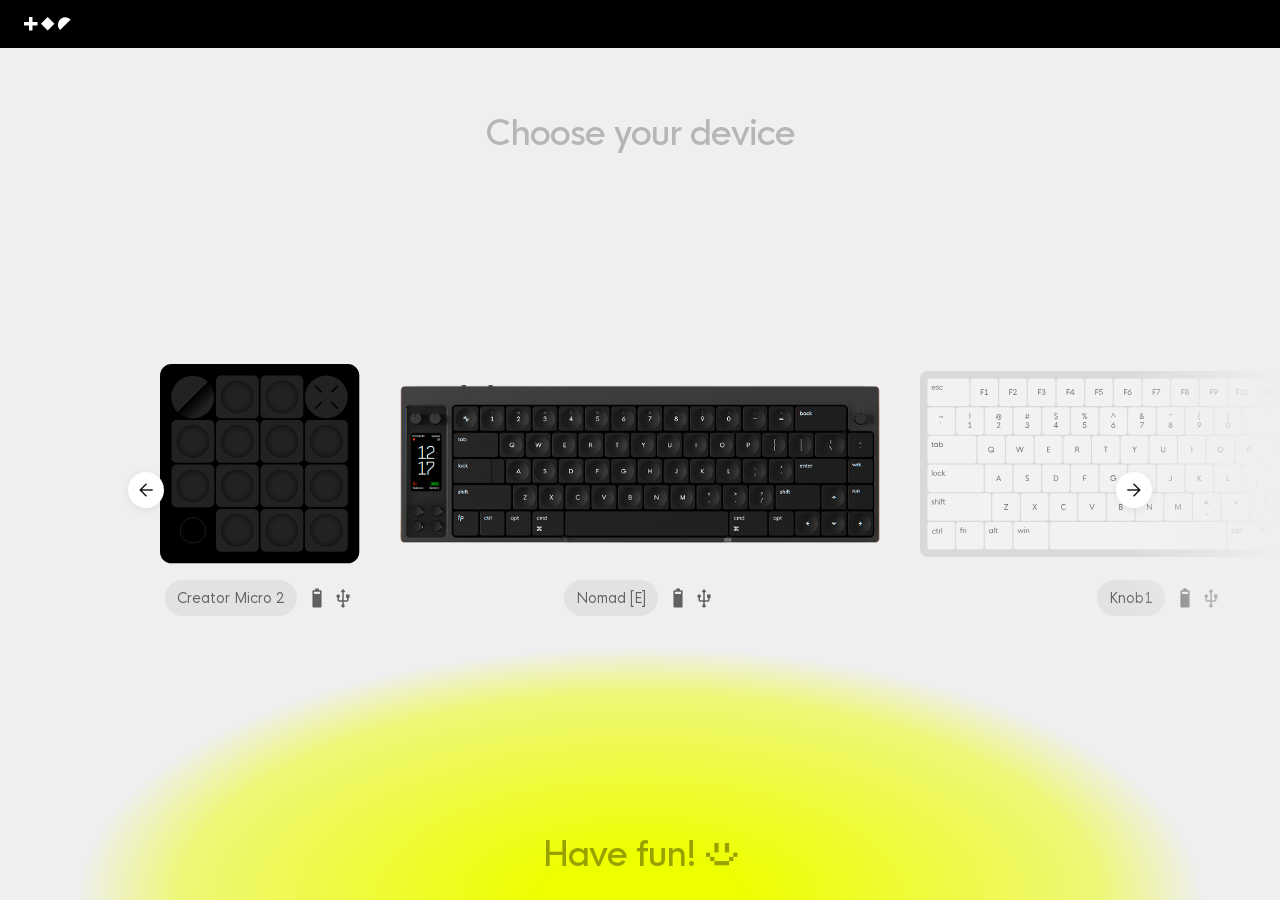
<file: index.html>
<!doctype html>
<html lang="en" class="light" style="overflow: hidden">
    <head>
        <meta charset="UTF-8" />
        <link rel="icon" type="image/x-icon" href="./favicon.ico" />
        <meta name="viewport" content="width=device-width, initial-scale=1.0" />
        <title>Work Louder - Input (Standalone Web)</title>
        <script src="./mock_bridge.js"></script>
        <script type="module" crossorigin src="./assets/main-CsMfkckz.js"></script>
        <link rel="modulepreload" crossorigin href="./assets/smart_action-DDA1Pq_I.js" />
        <link rel="modulepreload" crossorigin href="./assets/device_config_data-NyrEEVSW.js" />
        <link rel="stylesheet" crossorigin href="./assets/smart_action-B1fUsOUw.css" />
        <link rel="stylesheet" crossorigin href="./assets/device_config_data-Cs1VUvmH.css" />
        <link rel="stylesheet" crossorigin href="./assets/main-BoCTi70D.css" />
    </head>

    <body>
        <div id="root"></div>
    </body>
</html>
</file>
<file: assets/smart_action-B1fUsOUw.css>
._tooltip_container_ql1eq_1{display:flex;align-items:center;justify-content:center;background-color:var(--full-white);border-radius:40px;padding:12px 20px;color:var(--color-text-primary)}._container_v8req_1{position:relative;display:flex;flex-direction:column;width:300px;height:300px;box-sizing:border-box;background:transparent}._delete_row_v8req_21{position:absolute;display:flex;align-items:center;justify-content:center;width:100%;top:-30px;z-index:3;pointer-events:none}._delete_button_v8req_43{display:flex;align-items:center;justify-content:center;background-color:var(--color-red);color:var(--full-white);width:24px;height:24px;border-radius:24px;pointer-events:visible;cursor:pointer}._delete_warning_row_v8req_69{position:absolute;display:flex;align-items:center;justify-content:center;box-sizing:border-box;width:100%;top:-60px;z-index:3}._delete_confirm_v8req_91{display:flex;flex-direction:row;align-items:center;justify-content:center;gap:var(--space-8)}._add_button_row_v8req_107{position:absolute;top:-8px;display:flex;flex-direction:row;align-items:center;justify-content:space-between;box-sizing:border-box;width:100%;z-index:2;padding:0 28px}._add_button_v8req_107{display:flex;justify-content:center;align-items:center;height:32px;width:32px;border-radius:32px;color:var(--color-dark-grey);background-color:var(--full-white);cursor:pointer}._sector_canvas_v8req_157{z-index:1;cursor:pointer;width:100%;height:100%}._sector_content_v8req_171{position:absolute;width:32px;height:32px;z-index:2;color:var(--full-white);cursor:pointer;transform:translate(-50%,-50%)}._sector_text_content_v8req_191{display:flex;align-items:center;justify-content:center}._sector_label_v8req_203{display:-webkit-box;width:100%;margin:0;overflow:hidden;overflow-wrap:anywhere;text-align:center;text-overflow:ellipsis;white-space:normal;line-height:1.15;-webkit-box-orient:vertical;-webkit-line-clamp:2;line-clamp:2}._central_container_v8req_233{position:absolute;display:flex;width:100%;height:100%;top:0;right:0;bottom:0;left:0;align-items:center;justify-content:center;box-sizing:border-box;z-index:0}._central_circle_v8req_257{display:flex;align-items:center;justify-content:center;width:92px;height:92px;border-radius:92px;background-color:#2e2e2e;color:var(--full-white);overflow:hidden;text-overflow:ellipsis}._button_kucu0_1{display:inline-flex;align-items:center;justify-content:center;gap:var(--space-4);min-height:36px;padding:var(--space-8) var(--space-12);border-radius:var(--radius-max);font-family:var(--font-family-base);font-size:var(--font-size-body-small);line-height:var(--line-height-body-small);letter-spacing:var(--letter-spacing-body-small);font-weight:var(--font-weight-medium);color:var(--color-text-primary);background-color:transparent;cursor:pointer;white-space:nowrap;-webkit-user-select:none;-moz-user-select:none;user-select:none;border:none;transition:background-color .12s ease,color .12s ease}._primary_kucu0_49{background-color:var(--btn-primary-fill-enable)}._secondary_kucu0_57{background-color:var(--grey-2)}._tertiary_kucu0_65{background-color:transparent}._destructive_kucu0_73{background-color:var(--color-error);color:var(--color-text-inverse)}._default_kucu0_83{--btn-hover-fill: var(--btn-primary-fill-hover);--btn-hover-text: var(--btn-primary-text-hover);--btn-press-fill: var(--btn-primary-fill-selected);--btn-press-text: var(--btn-primary-text-selected)}._confirm_kucu0_97{--btn-hover-fill: var(--btn-confirm-fill-hover);--btn-hover-text: var(--full-white);--btn-press-fill: var(--btn-confirm-fill-selected);--btn-press-text: var(--full-white)}._delete_kucu0_111{--btn-hover-fill: var(--btn-delete-fill-hover);--btn-hover-text: var(--full-white);--btn-press-fill: var(--btn-delete-fill-selected);--btn-press-text: var(--full-white)}._discard_kucu0_125{--btn-hover-fill: var(--btn-discard-fill-hover);--btn-hover-text: var(--full-white);--btn-press-fill: var(--btn-discard-fill-selected);--btn-press-text: var(--full-white)}._linked_kucu0_139{background-color:var(--btn-primary-fill-linked);color:var(--btn-primary-text-linked)}._button_kucu0_1:focus-visible{outline:2px solid var(--color-secondary);outline-offset:2px}._button_kucu0_1:disabled{background-color:var(--btn-primary-fill-disabled);color:var(--btn-primary-text-disabled);cursor:not-allowed}._tertiary_kucu0_65:disabled{background-color:transparent}._button_kucu0_1:not(:disabled,._linked_kucu0_139):hover{background-color:var(--btn-hover-fill);color:var(--btn-hover-text)}._button_kucu0_1:not(:disabled,._linked_kucu0_139):active{background-color:var(--btn-press-fill);color:var(--btn-press-text)}._label_kucu0_199{overflow:hidden;text-overflow:ellipsis}._icon_only_kucu0_209{width:36px;height:36px;min-height:36px;padding:0}._lg_kucu0_223{min-height:65px;padding:var(--space-8);border-radius:var(--radius-small);font-size:var(--font-size-body);line-height:var(--line-height-body)}._lg_kucu0_223._icon_only_kucu0_209{width:74px;height:65px;min-height:65px;padding:var(--space-8)}._button_kucu0_1._active_kucu0_253,._button_kucu0_1._active_kucu0_253:not(:disabled,._linked_kucu0_139):hover{background-color:var(--btn-press-fill);color:var(--btn-press-text)}._icon_1003p_1{font-family:Material Symbols Outlined,sans-serif;font-weight:400;font-style:normal;line-height:1;letter-spacing:normal;text-transform:none;white-space:nowrap;overflow-wrap:normal;direction:ltr;display:inline-block;flex-shrink:0;font-size:var(--icon-size, 24px);color:var(--icon-color, currentColor);font-variation-settings:"FILL" var(--icon-fill, 0),"wght" var(--icon-wght, 400),"GRAD" var(--icon-grad, 0),"opsz" var(--icon-opsz, 24);-webkit-font-smoothing:antialiased;-webkit-user-select:none;-moz-user-select:none;user-select:none}
</file>
<file: assets/device_config_data-Cs1VUvmH.css>
._keyboard_y8rs1_1{display:flex;flex-direction:row;padding:48px 18px 18px 26px;border-radius:15px;background-color:#000;row-gap:2px}._display_container_y8rs1_19{display:flex;position:relative;flex-direction:column;z-index:1}._encoder_container_y8rs1_33{display:flex;justify-content:space-between;align-items:center;padding-block:14px}._display_y8rs1_19{display:flex;justify-content:center;align-items:center;padding:10px;height:127px;background-color:#333;border-radius:6px}._buttons_container_y8rs1_67{display:grid;grid-template-columns:repeat(2,auto);grid-template-rows:repeat(2,auto);justify-content:space-between;margin-top:18px;gap:14px}._normal_keys_container_y8rs1_85{display:flex;position:relative;flex-direction:column;padding:0 0 0 26px;border-radius:10px;background-color:#000;row-gap:2px}._keys_line_y8rs1_105{display:flex;border-radius:12px;-moz-column-gap:2px;column-gap:2px}._right_encoder_container_y8rs1_117{display:flex;width:60px;height:60px;align-items:center;justify-content:center}._container_b5c6v_1{display:flex;width:30px;height:30px;justify-content:center;align-items:center;border-radius:50px;background-color:var(--color-nomad-key-bg);box-sizing:border-box;cursor:pointer;transition:outline-color .25s ease,background-color .25s ease}._container_b5c6v_1:hover{outline:2px solid var(--color-primary);outline-offset:2px}._encoder__settings__container_kk0d3_1{display:flex;position:absolute;justify-content:center;align-items:center;width:160px;height:90px;right:-70px;top:-100px;border-radius:15px;background-color:#fff;z-index:1;-moz-column-gap:8px;column-gap:8px;filter:drop-shadow(0 4px 10px rgb(0 0 0 / 10%))}._encoder__settings__container_micro_kk0d3_35{inset:50% calc(100% + 44px) auto auto;width:auto;height:auto;padding:8px;transform:translateY(-50%);background-color:var(--grey-2);border-radius:var(--radius-max);box-shadow:0 0 12px #0003}._c_micro_v2_circle_kk0d3_57{background-color:var(--grey-6)}._basic_circle_kk0d3_65._c_micro_v2_circle_kk0d3_57{width:80px;height:80px;position:relative}._c_micro_v2_circle_kk0d3_57:hover{background-color:var(--color-primary)}._c_micro_v2_circle_kk0d3_57:active,._c_micro_v2_circle_kk0d3_57._circle_selected_kk0d3_87{background-color:var(--acid-yellow-selected)}._c_micro_v2_circle_kk0d3_57 ._command__container_kk0d3_95 h6{font-size:16px;line-height:20px}._basic_circle_kk0d3_65{display:flex;flex-direction:column;width:58px;height:58px;justify-content:center;align-items:center;border-radius:58px;box-sizing:border-box;cursor:pointer}._command__container_kk0d3_95{display:flex;flex-direction:column;justify-content:center;align-items:center;color:#fff}._text__container_kk0d3_145{position:absolute;display:flex;flex-direction:column;justify-content:center;align-items:center;color:#fff;bottom:24px}._text__container_kk0d3_145 h4{font-size:8px}._c_micro_v2_circle_kk0d3_57 ._text__container_kk0d3_145{bottom:14px}._c_micro_v2_circle_kk0d3_57 ._text__container_kk0d3_145 h4{font-size:13px;line-height:normal;letter-spacing:-.13px;font-weight:var(--font-weight-medium)}._c_micro_v2_text_kk0d3_195{color:var(--color-white)}._basic_circle_kk0d3_65>img{position:absolute}._encoder_arrow_ccw_kk0d3_211{position:absolute;top:5px;right:9px;width:30px;height:auto}._encoder_arrow_cw_kk0d3_227{transform:translate(-50%) scaleX(-1);left:24px;top:5px;width:30px}._encoder_arrow_push_kk0d3_241{width:10px;transform:translateY(20px)}._c_micro_v2_circle_kk0d3_57:hover ._command__container_kk0d3_95,._c_micro_v2_circle_kk0d3_57:hover ._text__container_kk0d3_145,._c_micro_v2_circle_kk0d3_57:hover ._c_micro_v2_text_kk0d3_195,._c_micro_v2_circle_kk0d3_57._circle_selected_kk0d3_87 ._command__container_kk0d3_95,._c_micro_v2_circle_kk0d3_57._circle_selected_kk0d3_87 ._text__container_kk0d3_145,._c_micro_v2_circle_kk0d3_57._circle_selected_kk0d3_87 ._c_micro_v2_text_kk0d3_195{color:var(--black-hole)}._c_micro_v2_circle_kk0d3_57:hover img,._c_micro_v2_circle_kk0d3_57._circle_selected_kk0d3_87 img{filter:brightness(0)}._button_u34cf_1{display:flex;position:relative;justify-content:center;align-items:center;color:#fff;border-radius:50px;box-sizing:border-box;width:30px;height:30px;background-color:var(--color-nomad-key-bg);border:2px solid transparent;cursor:pointer;transition:border-color .25s ease}._add_icon_u34cf_33{width:12px;height:12px}._disabled_button_u34cf_43{background-color:var(--color-dark-grey);color:var(--color-black)}._selected_button_u34cf_53{background-color:var(--color-primary);color:var(--color-text-secondary)}._button_u34cf_1:hover{border:2px solid var(--color-primary)}._right_encoder_container_u34cf_71{display:flex;width:60px;height:60px;align-items:center;justify-content:center}._normal_btn_container_pt0pu_1{position:relative;display:flex;flex-direction:column;height:60px;width:60px;border-radius:6px;padding:5px;align-items:center;justify-content:center;box-sizing:border-box;cursor:pointer;overflow:hidden}._nomad_container_pt0pu_31{background-color:var(--color-nomad-key-bg);color:var(--color-white);border:2px solid transparent;transition:border-color .25s ease,border-width .25s ease,padding .25s ease}._knob_container_pt0pu_51{background-color:var(--color-knob-key-bg);color:var(--color-knob-key-text);border:2px solid transparent;transition:border-color .25s ease,border-width .25s ease,padding .25s ease}._knob_container_pt0pu_51 h4{font-size:14px;font-weight:400}._knob_f1_container_pt0pu_81{background-color:var(--color-nomad-key-bg);color:var(--color-white);border:2px solid transparent;transition:border-color .25s ease,border-width .25s ease,padding .25s ease}._knob_f1_container_pt0pu_81 h4{font-size:14px;font-weight:400;letter-spacing:-.28px}._micro_v2_container_pt0pu_113{background-color:var(--grey-6);color:var(--color-text-inverse);border:2px solid transparent;padding:8px;transition:border-color .25s ease,border-width .25s ease}._nomad_container_pt0pu_31:hover,._knob_container_pt0pu_51:hover,._knob_f1_container_pt0pu_81:hover{border:2px solid var(--color-primary);padding:5px}._micro_v2_container_pt0pu_113:hover{border:2px solid var(--color-primary)}._codex_micro_container_pt0pu_171{background-color:var(--color-codex-micro-key-bg);color:var(--color-black);border:2px solid transparent;transition:border-color .25s ease,border-width .25s ease,padding .25s ease}._codex_micro_container_pt0pu_171:hover{border:2px solid var(--color-primary);padding:5px}._iso_nomad_enter_container_pt0pu_201{display:flex;position:relative;width:60px;padding:7px;border-radius:6px;cursor:pointer;background-color:var(--color-nomad-key-bg);color:var(--color-white)}._iso_nomad_enter_top_pt0pu_223{position:absolute;width:76px;height:60px;top:0;border-radius:6px;padding:7px;box-sizing:border-box;right:0;z-index:1;background-color:var(--color-nomad-key-bg);color:var(--color-white)}._iso_nomad_enter_middle_pt0pu_251{position:absolute;width:60px;height:12px;top:46px;border-radius:0;box-sizing:border-box;right:2px;z-index:2;background-color:var(--color-nomad-key-bg);color:var(--color-white)}._iso_nomad_enter_bot_pt0pu_277{position:absolute;width:60px;height:75px;top:46px;border-radius:6px;padding:7px;box-sizing:border-box;right:0;z-index:2;background-color:var(--color-nomad-key-bg);color:var(--color-white)}._iso_nomad_enter_container_pt0pu_201:hover ._iso_nomad_enter_top_pt0pu_223,._iso_nomad_enter_container_pt0pu_201:hover ._iso_nomad_enter_bot_pt0pu_277{border:2px solid var(--color-primary);padding:5px}._iso_knob_enter_container_pt0pu_317{display:flex;position:relative;width:60px;padding:7px;border-radius:6px;cursor:pointer;background-color:var(--color-knob-key-bg);color:var(--color-knob-key-text)}._iso_knob_enter_top_pt0pu_339{position:absolute;width:76px;height:60px;top:0;border-radius:6px;padding:7px;box-sizing:border-box;right:0;z-index:1;background-color:var(--color-knob-key-bg);color:var(--color-knob-key-text)}._iso_knob_enter_middle_pt0pu_367{position:absolute;width:58px;height:16px;top:42px;border-radius:0;box-sizing:border-box;right:2px;z-index:2;background-color:var(--color-knob-key-bg);color:var(--color-knob-key-text)}._iso_knob_enter_bot_pt0pu_393{position:absolute;width:60px;height:75px;top:46px;border-radius:6px;padding:7px;box-sizing:border-box;right:0;z-index:2;background-color:var(--color-knob-key-bg);color:var(--color-knob-key-text)}._iso_knob_enter_container_pt0pu_317:hover ._iso_knob_enter_top_pt0pu_339,._iso_knob_enter_container_pt0pu_317:hover ._iso_knob_enter_bot_pt0pu_393{border:2px solid var(--color-primary);padding:5px}._iso_knob_enter_container_pt0pu_317 h4,._iso_knob_enter_top_pt0pu_339 h4{font-size:14px;font-weight:400}._text_row_pt0pu_445{display:flex;flex-direction:row;justify-content:center;width:100%}._text_column_pt0pu_459{display:flex;flex-direction:column;align-items:center;justify-content:center;width:100%;min-width:0;overflow:hidden}._primary_text_pt0pu_479{display:-webkit-box;width:100%;margin:0;overflow:hidden;text-overflow:ellipsis;white-space:normal;-webkit-box-orient:vertical;-webkit-line-clamp:2;line-clamp:2}._nomad_key_selected_pt0pu_505,._knob_key_selected_pt0pu_515,._micro_v2_key_selected_pt0pu_525,._codex_micro_key_selected_pt0pu_535{background-color:var(--color-primary);color:var(--color-text-secondary)}._normal_btn_container_pt0pu_1._merged_key_container_pt0pu_545{overflow:visible}._merged_key_pt0pu_545{position:absolute;left:0;top:0;display:flex;flex-direction:column;border-radius:6px;padding:7px;align-items:center;justify-content:center;box-sizing:border-box;cursor:pointer;z-index:3}._keyboard_148hg_1{display:flex;flex-direction:row;padding:18px 28px 18px 18px;border-radius:14px;background-color:var(--color-knob-bg);row-gap:2px;z-index:1}._keyboard_f1_148hg_23{background-color:var(--color-knob-f1-bg)}._normal_keys_container_148hg_31{display:flex;position:relative;flex-direction:column;border-radius:10px;row-gap:2px}._keys_line_148hg_47{display:flex;border-radius:12px;-moz-column-gap:2px;column-gap:2px}._right_container_148hg_59{display:flex;position:absolute;flex-direction:column;align-items:center;top:20px;right:14px;z-index:2;gap:14px}._encoder_x6f3g_1{display:flex;position:relative;align-items:center;justify-content:center;width:34px;height:34px;cursor:pointer;border-radius:50%;box-sizing:border-box;transition:background-color .25s ease}._encoder_x6f3g_1:hover{outline:2px solid var(--color-primary);outline-offset:2px}._encoder_active_x6f3g_37{background-color:var(--color-primary)}._keyboard_1nsmc_1{position:relative;display:flex;flex-direction:column;box-sizing:border-box;align-items:center;justify-content:center;width:286px;height:286px;background-color:var(--black-hole);border-radius:14px;padding:14px;gap:2px}._keyboard_micro_1nsmc_31{width:286px;height:286px;padding:14px;gap:2px;box-shadow:0 0 0 20px #0f0f0f}._line_1nsmc_47{display:flex;flex-direction:row;gap:2px}._line_micro_1nsmc_59{gap:2px}._joystick_1nsmc_67{width:60px;height:60px;cursor:pointer;box-sizing:border-box;transition:border-color .25s ease,border-width .25s ease,padding .25s ease}._joystick_1nsmc_67 img{display:block;width:100%;height:100%}._joystick_1nsmc_67:hover{border:2px solid var(--color-purple);border-radius:60px}._joystick_micro_1nsmc_111{width:60px;height:60px}._joystick_micro_1nsmc_111:hover{border:2px solid var(--color-primary);border-radius:60px}._joystick_micro_1nsmc_111._joystick_active_1nsmc_131:hover{border:none}._switch_box_1nsmc_139{display:flex;align-items:center;justify-content:center;width:60px;height:60px}._switch_box_micro_1nsmc_155{width:60px;height:60px}._switch_1nsmc_139{height:32px;width:32px;border-radius:32px;background-color:var(--color-micro-v2-key-bg)}._disable_hover_1nsmc_179{border:var(--color-micro-v2-key-bg)}._disable_hover_1nsmc_179 *:hover{border:inherit!important;padding:inherit!important}._keyboard_codex_micro_1nsmc_203{background-color:var(--color-codex-micro-inner-bg);border-radius:25px;box-shadow:0 0 0 20px var(--color-codex-micro-outer-bg)}._switch_codex_micro_1nsmc_215{background-color:var(--color-white)}._joystick_codex_micro_1nsmc_223{background-color:var(--color-black);border-radius:60px;transition:border-width .25s ease,padding .25s ease}._joystick_codex_micro_1nsmc_223:hover{border:2px solid var(--color-primary);border-radius:60px}._joystick_codex_micro_1nsmc_223._joystick_active_1nsmc_131,._joystick_codex_micro_1nsmc_223._joystick_active_1nsmc_131:hover{background-color:var(--acid-yellow-selected);border:none}._layer_lock_overlay_1nsmc_261{position:absolute;top:0;right:0;bottom:0;left:0;z-index:10;display:flex;align-items:center;justify-content:center;text-align:center;border-radius:14px;background:#ffffff4d;-webkit-backdrop-filter:blur(8px);backdrop-filter:blur(8px);pointer-events:all;cursor:default;padding:20px}._layer_lock_overlay_1nsmc_261 h4{color:var(--color-black);font-size:14px;font-weight:400;line-height:1.5}._layer_lock_overlay_1nsmc_261 strong{font-weight:700}._encoder_1vewv_1{position:relative;width:60px;height:60px;cursor:pointer;box-sizing:border-box;transition:border-color .25s ease,border-width .25s ease,padding .25s ease}._encoder_1vewv_1:hover{border:2px solid var(--color-purple);border-radius:60px}._encoder_micro_1vewv_35{width:60px;height:60px}._encoder_micro_1vewv_35:hover{border:2px solid var(--color-primary);border-radius:60px}._encoder_micro_1vewv_35._encoder_selected_1vewv_55:hover{border:none}._encoder_codex_micro_1vewv_63{background-color:var(--color-codex-micro-key-bg);border-radius:60px;transition:border-width .25s ease,padding .25s ease}._encoder_codex_micro_1vewv_63>img{width:100%;height:100%}._encoder_codex_micro_1vewv_63:hover{border:2px solid var(--color-primary);border-radius:60px}._encoder_xyz_1vewv_99{transition:border-width .25s ease,padding .25s ease}._encoder_xyz_1vewv_99>img{width:100%;height:100%}._encoder_xyz_1vewv_99:hover{border:2px solid var(--color-primary);border-radius:60px}._encoder_xyz_1vewv_99._encoder_selected_1vewv_55:hover{border:none}._main_column_19ka2_1{display:flex;flex-direction:column;width:300px;height:auto;min-height:400px;align-items:center;justify-content:center;gap:16px}._toolbar_19ka2_23{display:flex;flex-direction:row;align-items:center;justify-content:flex-start;width:100%}._toolbar_button_19ka2_39{display:flex;align-items:center;justify-content:center;width:36px;height:36px;padding:0;border:none;border-radius:var(--radius-max);background-color:transparent;cursor:pointer;transition:background-color .2s ease}._toolbar_button_19ka2_39:hover{background-color:var(--grey-3)}._toolbar_button_19ka2_39 img{display:block;width:24px;height:24px}._joystick_column_19ka2_87{display:flex;flex-direction:column;justify-content:start;align-items:center;gap:30px}._switch_row_q71yp_1{display:flex;flex-direction:row;align-items:center;justify-content:center}._switch_q71yp_1{display:flex;align-items:center;justify-content:center;width:105px;height:36px;padding:8px 12px;box-sizing:border-box;cursor:pointer;color:var(--grey-5);background-color:var(--grey-3);border-radius:2px;transition:background-color .3s ease,color .3s ease}._switch_q71yp_1:first-child{border-radius:var(--radius-max) var(--space-2) var(--space-2) var(--radius-max)}._switch_q71yp_1:last-child{border-radius:var(--space-2) var(--radius-max) var(--radius-max) var(--space-2)}._switch_selected_q71yp_69{background-color:var(--black-hole);color:var(--full-white)}._switch_disabled_q71yp_79{color:var(--grey-4);cursor:not-allowed}._merge_container_1vkqw_1{display:flex;flex-direction:column;align-items:center;justify-content:start;gap:36px}._edit_layout_column_1vkqw_17{display:flex;flex-direction:column;align-items:center;justify-content:start;gap:16px;width:100%}._edit_actions_1vkqw_35{display:flex;flex-direction:row;align-items:center;justify-content:center;gap:8px}._edit_layout_label_1vkqw_51{display:inline-flex;align-items:center;gap:4px}._edit_layout_icon_1vkqw_63{display:block;width:14px;height:14px;background-color:currentcolor;-webkit-mask:url(./edit-layout-icon-BPqXXD-d.svg) no-repeat center;mask:url(./edit-layout-icon-BPqXXD-d.svg) no-repeat center;-webkit-mask-size:contain;mask-size:contain}._info_text_1vkqw_81{text-align:center;color:var(--color-text-primary)}._selection_box_1vkqw_91{position:absolute;box-sizing:border-box;border-radius:6px;pointer-events:none;border:2px solid var(--color-primary)}._trigger_127ql_1{display:inline-flex;align-items:center;justify-content:center;padding:0;border:none;background:transparent;color:var(--color-text-primary);cursor:help}._box_127ql_23{display:flex;flex-direction:column;gap:16px;width:300px;padding:24px;border-radius:var(--radius-medium);background-color:var(--color-bg-app);color:var(--color-text-primary);box-shadow:0 0 5px #00000026;text-align:left}._title_127ql_49,._content_127ql_59{margin:0;color:var(--color-text-primary)}._keyboard_tr3hw_1{display:flex;flex-direction:row;padding:14px;border-radius:15px;background-color:#000;row-gap:2px}._display_container_tr3hw_19{display:flex;flex-direction:column;padding-block:14px}._encoder_container_tr3hw_31{display:flex;justify-content:space-between;align-items:center;padding-block:14px}._display_tr3hw_19{display:flex;justify-content:center;align-items:center;width:62px;height:135px;background-color:#333;border-radius:6px}._buttons_container_tr3hw_65{display:grid;grid-template-columns:repeat(2,1fr);grid-template-rows:repeat(2,auto);margin-top:14px;gap:8px 14px}._normal_keys_container_tr3hw_81{display:flex;position:relative;flex-direction:column;border-radius:10px;background-color:#000;row-gap:2px}._keys_line_tr3hw_99{display:flex;border-radius:12px;-moz-column-gap:2px;column-gap:2px}._right_encoder_container_tr3hw_111{display:flex;width:60px;height:60px;align-items:center;justify-content:center}._disable_hover_tr3hw_127{border:var(--color-micro-v2-key-bg)}._disable_hover_tr3hw_127._disable_hover_tr3hw_127 *:hover{border:inherit;padding:inherit}._pannel_with_handle_1yzkn_1{position:fixed;right:0;top:50px;height:calc(100vh - 50px);width:500px;display:flex;flex-direction:row;justify-content:stretch;align-items:start;background:var(--color-bg-app);z-index:1000;overflow:hidden;border-top-left-radius:var(--radius-medium);border-bottom-left-radius:var(--radius-medium);box-shadow:0 0 10px #00000026}._panel_1yzkn_37{position:relative;display:flex;overflow-y:auto;flex-direction:column;width:500px;height:100%;justify-content:flex-start;padding:24px;box-sizing:border-box;background-color:var(--color-bg-app);border-top-left-radius:var(--radius-medium);border-bottom-left-radius:var(--radius-medium);row-gap:24px}._top_bar_1yzkn_69{position:relative;display:flex;align-items:center;justify-content:center;width:100%;min-height:36px}._top_bar_1yzkn_69>:first-child{position:absolute;left:0}._title_1yzkn_97{display:flex;align-items:center;gap:var(--space-4);font-family:var(--font-family-base);font-size:var(--font-size-body);line-height:var(--line-height-body);font-weight:var(--font-weight-medium);color:var(--color-text-primary)}._chrome_1yzkn_119{display:flex;flex-direction:column;row-gap:var(--space-12);width:100%}._search_row_1yzkn_133{display:flex;align-items:center;gap:var(--space-8);width:100%}._search_field_1yzkn_147{display:flex;flex:1 1 0;min-width:0;align-items:center;gap:var(--space-4);height:36px;padding-inline:var(--space-12);box-sizing:border-box;background-color:var(--grey-2);border-radius:var(--radius-max);color:var(--color-text-primary)}._search_input_1yzkn_175{flex:1 1 0;min-width:0;background-color:transparent;border:none;outline:none;font-family:var(--font-family-base);font-size:var(--font-size-body-small);line-height:var(--line-height-body-small);color:var(--color-text-primary)}._search_input_1yzkn_175::-moz-placeholder{color:var(--grey-4)}._search_input_1yzkn_175::placeholder{color:var(--grey-4)}._tabs_1yzkn_207{display:flex;gap:var(--space-8);width:100%}._tab_1yzkn_207{flex:1 1 0;min-width:0;height:54px}._tab_tooltip_1yzkn_231{display:flex;flex:1 1 0;min-width:0}._tab_1yzkn_207:disabled{pointer-events:none}._window_1td93_1{display:flex;flex-direction:column;align-items:stretch;justify-content:start;width:100%;overflow:hidden;row-gap:38px;flex-grow:1}._keyRow_1td93_23{display:flex;align-items:center;width:100%;min-height:44px;padding-inline:var(--space-4);background-color:transparent;border:none;cursor:pointer;font-family:var(--font-family-base);font-size:var(--font-size-body);line-height:var(--line-height-body);color:var(--color-text-primary);text-align:left;border-radius:var(--radius-small);transition:background-color .12s ease}._keyRow_1td93_23:hover{background-color:var(--grey-2)}._keyGroup_1td93_67{display:flex;flex-direction:column;align-items:start;row-gap:16px;transition:all 1s ease}._basic__input_1td93_83,._basic__input_1td93_83:hover{display:flex;width:100%;justify-content:start;align-items:center;outline:none;border:none;box-shadow:none;background-color:transparent}._keyGroupList_1td93_107{display:flex;height:100%;overflow-y:auto;width:100%;flex-direction:column;align-items:stretch;row-gap:44px;scrollbar-width:none}._keyGroupList_1td93_107::-webkit-scrollbar{display:none}._keys_1td93_141{display:grid;gap:8px;grid-template-columns:repeat(5,1fr);grid-template-rows:repeat(2,auto)}._listMode_1td93_155{row-gap:0}._container_1kbml_1{display:flex;width:84px;height:84px;box-sizing:border-box;border-radius:10px;background-color:var(--color-bg-card);color:var(--color-black);transition:background-color .35s ease,transform .35s ease}._image_1kbml_27{width:100%;height:100%;display:flex;justify-content:center;align-items:center;filter:invert(100%) sepia(2%) saturate(908%) hue-rotate(212deg) brightness(119%) contrast(90%)}._text_row_1kbml_45{display:flex;flex-direction:row;justify-content:center;width:100%}._text_column_1kbml_59{display:flex;flex-direction:column;align-items:center;justify-content:center;cursor:pointer;overflow:hidden;border-radius:10px;width:100%;border:2px solid transparent;transition:border-color .25s ease,border-width .25s ease,padding .25s ease;padding:2px}._container_1kbml_1:hover{background-color:var(--color-primary)}._container_1kbml_1._pressed_1kbml_101,._container_1kbml_1:active{background-color:var(--btn-primary-fill-selected);color:var(--full-white)}._container_1kbml_1._pressed_1kbml_101 h4,._container_1kbml_1._pressed_1kbml_101 h5,._container_1kbml_1:active h4,._container_1kbml_1:active h5{color:var(--full-white)}._primary_text_1kbml_127{width:100%;margin:0;overflow:hidden;text-overflow:clip}._group_s5otm_1{display:flex;flex-direction:column;width:100%;border-bottom:1px solid var(--grey-3)}._header_s5otm_15{display:flex;align-items:center;gap:var(--space-8);width:100%}._toggle_s5otm_29{display:flex;flex:1 1 0;min-width:0;align-items:center;gap:var(--space-8);padding-block:var(--space-12);background-color:transparent;border:none;cursor:pointer;text-align:left}._title_s5otm_55{flex-shrink:0;font-family:var(--font-family-base);font-size:var(--font-size-body);line-height:var(--line-height-body);font-weight:var(--font-weight-medium);color:var(--color-text-primary)}._preview_s5otm_73{flex:1 1 0;min-width:0;overflow:hidden;text-overflow:ellipsis;white-space:nowrap;font-family:var(--font-family-base);font-size:var(--font-size-body);line-height:var(--line-height-body);color:var(--grey-4)}._chevron_s5otm_97{flex-shrink:0;color:var(--color-text-primary);transition:transform .15s ease}._chevron_s5otm_97._open_s5otm_109{transform:rotate(180deg)}._body_s5otm_117{display:flex;flex-direction:column;max-height:calc(var(--cg-max, 4) * 44px);overflow:hidden auto;padding-right:var(--space-8);padding-bottom:var(--space-8)}._body_s5otm_117::-webkit-scrollbar{width:9px}._body_s5otm_117::-webkit-scrollbar-track{background-color:var(--grey-2);border-radius:var(--radius-max)}._body_s5otm_117::-webkit-scrollbar-thumb{background-color:var(--grey-5);border-radius:var(--radius-max)}._root_olmgx_1{position:relative;display:flex;flex:1 1 0;min-height:0;flex-direction:column;width:100%;align-items:start;justify-content:start;gap:40px}._button_olmgx_25{display:flex;width:100%;height:32px;justify-content:center;align-items:center;box-sizing:border-box;border-radius:32px;cursor:pointer;transition:.5s background-color ease-out}._add__action_olmgx_49{background-color:#000;color:#fff}._actions__container_olmgx_59{display:flex;flex:1 1 0;min-height:0;width:100%;flex-direction:column;justify-content:flex-start;align-items:center}._create__row_olmgx_79{display:flex;gap:var(--space-8);width:100%;flex-shrink:0;margin-top:-12px}._new__action_olmgx_95{flex:0 0 auto;width:100%}._full__button_olmgx_117{flex:1 1 0;min-width:0;width:100%}._container_s9vzf_1{display:flex;flex:1 1 0;min-height:0;width:100%;justify-content:flex-start;align-items:flex-start;flex-direction:column;gap:38px;box-sizing:border-box}._empty__state_s9vzf_25{display:flex;flex:1 1 auto;flex-direction:column;align-items:center;justify-content:center;gap:48px;width:100%;box-sizing:border-box;padding:var(--space-16);border:2px dashed var(--grey-3);border-radius:var(--radius-large);color:var(--color-text-primary)}._empty__content_s9vzf_55{display:flex;flex-direction:column;gap:var(--space-24, 24px);width:322px;max-width:100%}._empty__body_s9vzf_71{display:flex;flex-direction:column;gap:var(--space-16)}._empty__body_s9vzf_71 p,._empty__body_s9vzf_71 ul{margin:0;font-family:var(--font-family-base);font-size:var(--font-size-body-small);line-height:var(--line-height-body-small);font-weight:var(--font-weight-medium);color:var(--color-text-primary)}._empty__body_s9vzf_71 ul{padding-left:18px;display:flex;flex-direction:column;gap:var(--space-4)}._empty__title_s9vzf_117{font-family:var(--font-family-base);font-size:var(--font-size-title);line-height:var(--line-height-title);font-weight:var(--font-weight-semibold);color:var(--color-text-primary)}._empty__link_s9vzf_133{text-decoration:underline;cursor:pointer;font-family:var(--font-family-base);font-size:var(--font-size-body-small);line-height:var(--line-height-body-small);font-weight:var(--font-weight-medium);color:var(--color-text-primary)}._actions__list__container_s9vzf_153{display:flex;flex:1 1 0;min-height:0;flex-direction:column;width:100%;justify-content:flex-start;align-items:flex-start;row-gap:30px}._list_s9vzf_175{display:flex;flex:1 1 0;min-height:0;flex-direction:column;width:100%;row-gap:40px;overflow-y:auto;scrollbar-width:none}._list_s9vzf_175::-webkit-scrollbar{display:none}._list__container_s9vzf_205{display:flex;flex-direction:column;gap:40px;width:100%}._search__bar_s9vzf_219{display:flex;justify-content:start;align-items:center;border-radius:32px;padding-inline:13px;box-sizing:border-box;width:100%;height:32px;background-color:#f2f2f2;color:silver}._basic__input_s9vzf_245,._basic__input_s9vzf_245:hover{display:flex;width:100%;justify-content:start;align-items:center;outline:none;border:none;box-shadow:none;background-color:transparent}@keyframes _backgroundAnimation_s9vzf_1{0%{background-color:#f2f2f2}50%{background-color:#af50ff}to{background-color:#f2f2f2}}@keyframes _colorAnimation_s9vzf_1{0%{color:#000}50%{color:#fff}to{color:#000}}._wrapper_8udr9_1{position:relative;flex-shrink:0}._menu_8udr9_11{display:flex;flex-direction:column;gap:var(--space-12);width:300px;padding:var(--space-12);box-sizing:border-box;background-color:var(--grey-2);border-radius:var(--radius-large);box-shadow:0 0 12px #0003}._menuHeader_8udr9_35{display:flex;align-items:center;gap:var(--space-12);width:100%}._menuTitle_8udr9_49{font-family:var(--font-family-base);font-size:var(--font-size-body);line-height:var(--line-height-body);font-weight:var(--font-weight-medium);color:var(--color-text-primary)}._section_8udr9_65{display:flex;flex-direction:column;gap:var(--space-8);width:100%}._card_8udr9_79{display:flex;flex-direction:column;gap:var(--space-12);padding:var(--space-12);background-color:var(--color-bg-app);border-radius:18px}._cardTitle_8udr9_97{font-family:var(--font-family-base);font-size:var(--font-size-body);line-height:var(--line-height-body);font-weight:var(--font-weight-medium);color:var(--color-text-primary)}._swatches_8udr9_113{display:flex;flex-wrap:wrap;gap:var(--space-8)}._swatch_8udr9_113{display:flex;align-items:center;justify-content:center;width:34px;height:34px;border:none;border-radius:var(--radius-max);color:var(--color-text-primary);cursor:pointer;transition:transform .12s ease}._swatch_8udr9_113:hover{transform:scale(1.08)}._rowBtn_8udr9_159{width:100%}._popover_e2mbd_1{position:fixed;z-index:2000;animation:_popover-in_e2mbd_1 .15s ease}@keyframes _popover-in_e2mbd_1{0%{opacity:0}to{opacity:1}}._container_1675g_1{display:flex;flex-direction:column;height:100%;width:100%;row-gap:var(--space-16);align-items:stretch}._advanced_mode_row_1675g_19{display:flex;flex-direction:row;width:100%;justify-content:flex-start;align-items:center;gap:var(--space-8)}._advanced_mode_row_1675g_19 h5{font-family:var(--font-family-base);font-size:var(--font-size-body);line-height:var(--line-height-body);font-weight:var(--font-weight-medium);color:var(--color-text-primary)}._advanced_10amm_1{display:flex;flex-direction:column;align-items:center;row-gap:var(--space-8);width:100%;flex-grow:1;min-height:0;overflow:hidden auto}._advanced_10amm_1::-webkit-scrollbar{width:9px}._advanced_10amm_1::-webkit-scrollbar-track{background-color:var(--grey-2);border-radius:var(--radius-max)}._advanced_10amm_1::-webkit-scrollbar-thumb{background-color:var(--grey-5);border-radius:var(--radius-max)}._action__list_10amm_51{display:flex;flex-direction:column;justify-content:flex-start;align-items:stretch;row-gap:var(--space-8);width:100%;flex-shrink:0}._add__action_10amm_71{display:flex;justify-content:center;align-items:center;flex-shrink:0}._keyaction__container_lq7l5_1{display:flex;width:100%;flex-direction:column;align-items:center}._keyaction__container_lq7l5_1:focus-visible{outline:0}._action__container_lq7l5_23{position:relative;display:flex;width:100%;box-sizing:border-box;align-items:center;gap:var(--space-8);padding:var(--space-16);border-radius:var(--radius-max);border:1.5px solid var(--grey-2);background-color:transparent}._drag_handle_lq7l5_49{display:flex;align-items:center;justify-content:center;width:36px;height:36px;box-sizing:border-box;background-color:var(--color-bg-card);border-radius:var(--radius-max);color:var(--color-text-primary);cursor:grab;flex-shrink:0}._label_lq7l5_77{display:flex;flex:1 1 0;min-width:0;height:36px;justify-content:space-between;align-items:center;padding-inline:var(--space-12);border-radius:var(--radius-max);background-color:var(--color-bg-card);color:var(--color-text-primary);cursor:pointer}._label_lq7l5_77 h4{overflow:hidden;text-overflow:ellipsis;white-space:nowrap;font-family:var(--font-family-base);font-size:var(--font-size-body-small);line-height:var(--line-height-body-small);color:var(--color-text-primary)}._circle_btn_lq7l5_125{flex-shrink:0}._state_icon_up_lq7l5_135{transform:rotate(180deg)}._chevron_lq7l5_143{flex-shrink:0;color:var(--color-text-primary);transition:transform .2s ease}._chevron_lq7l5_143._chevron_open_lq7l5_155{transform:rotate(180deg)}._dropdown__container_110gb_1{display:flex;flex-direction:column;width:100%;max-height:480px;box-sizing:border-box;padding:0;border-radius:var(--radius-medium);background-color:var(--color-bg-card);box-shadow:0 4px 12px #00000026;overflow:hidden;cursor:default}._search_110gb_29{display:flex;align-items:center;gap:var(--space-4);flex-shrink:0;height:36px;padding-inline:var(--space-12);background-color:var(--grey-2);color:var(--color-text-primary)}._search_110gb_29 input{flex:1 1 0;min-width:0;border:none;outline:none;background-color:transparent;font-family:var(--font-family-base);font-size:var(--font-size-body-small);line-height:var(--line-height-body-small);color:var(--color-text-primary)}._search_110gb_29 input::-moz-placeholder{color:var(--grey-4)}._search_110gb_29 input::placeholder{color:var(--grey-4)}._groups_110gb_83{display:flex;flex-direction:column;min-height:0;overflow-y:auto;scrollbar-width:none}._groups_110gb_83::-webkit-scrollbar{display:none}._group_110gb_83{display:flex;flex-direction:column;width:100%}._group_110gb_83:not(:last-child){border-bottom:1px solid var(--grey-2)}._group_header_110gb_127{display:flex;width:100%;box-sizing:border-box;justify-content:space-between;align-items:center;padding:var(--space-12);color:var(--color-text-primary);cursor:pointer}._group_header_110gb_127:hover{background-color:var(--color-primary)}._group_header_110gb_127 h4{font-family:var(--font-family-base);font-size:var(--font-size-body-small);line-height:var(--line-height-body-small);color:inherit}._chevron_110gb_171{transition:transform .2s ease;color:inherit}._chevron_110gb_171._chevron_open_110gb_181{transform:rotate(180deg)}._line__container_110gb_189{display:flex;flex-direction:column;max-height:132px;overflow-y:auto;scrollbar-width:none}._line__container_110gb_189::-webkit-scrollbar{display:none}._item_110gb_219{display:flex;width:100%;box-sizing:border-box;justify-content:flex-start;align-items:center;gap:var(--space-4);padding:var(--space-8) var(--space-12);color:var(--color-text-primary);cursor:pointer}._item_110gb_219 h4{font-family:var(--font-family-base);font-size:var(--font-size-body-small);line-height:var(--line-height-body-small);color:inherit}._item_110gb_219:hover{background-color:var(--color-primary)}._item_110gb_219:active{background-color:var(--btn-primary-fill-selected);color:var(--btn-primary-text-selected)}._position_110gb_275{margin-left:auto;color:var(--grey-4)}._item_110gb_219:hover ._position_110gb_275{color:var(--color-text-secondary)}._tooltip_1u3ln_1{display:flex;justify-content:center;align-items:center;position:fixed;background-color:var(--color-white);color:var(--color-black);max-lines:1;font-size:14px;border-radius:25px;opacity:1;z-index:1000;height:24px;font-family:var(--font-family-base);box-shadow:0 0 10px #0000001a}._tooltip_container_1u3ln_35{position:relative;display:inline-block}._slot_wvyvf_1{display:flex;justify-content:center;align-items:center;width:100%}._trigger_wvyvf_15{display:inline-flex;align-items:center;justify-content:center}._bar_wvyvf_27{width:77px;height:11px;border-radius:var(--radius-max);background-color:var(--grey-2)}._trigger_wvyvf_15:hover ._bar_wvyvf_27,._delay_wrap_wvyvf_49{display:none}._trigger_wvyvf_15:hover ._delay_wrap_wvyvf_49{display:flex}._chip_edit_wvyvf_65{display:flex;align-items:center;gap:var(--space-4);height:36px;padding-inline:var(--space-12);border-radius:var(--radius-max);background-color:var(--grey-2);color:var(--color-text-primary)}._input_wvyvf_87{width:44px;border:none;outline:none;background-color:transparent;font-family:var(--font-family-base);font-size:var(--font-size-body-small);color:var(--color-text-primary);text-align:right}._input_wvyvf_87::-webkit-outer-spin-button,._input_wvyvf_87::-webkit-inner-spin-button{-webkit-appearance:none;-moz-appearance:none;appearance:none;margin:0}._unit_wvyvf_121{font-family:var(--font-family-base);font-size:var(--font-size-body-small);color:var(--color-text-primary)}._remove_wvyvf_133{width:24px;height:24px;min-height:24px}._update_action_column_16usz_1{min-height:0;width:100%}._placeholder_input_16usz_11{display:flex;flex-direction:column;align-items:stretch;justify-content:center;gap:var(--space-8);margin-bottom:var(--space-16);width:100%;min-height:54px;padding:var(--space-12) var(--space-16);border-radius:var(--radius-small);border:none;background-color:var(--grey-2);box-sizing:border-box;cursor:pointer}._confirm_16usz_45{align-self:flex-end;margin-top:auto}._placeholder_text_16usz_55{font-family:var(--font-family-base);font-size:var(--font-size-body-small);line-height:var(--line-height-body-small);color:var(--color-text-primary)}._pills_row_16usz_69{display:flex;flex-wrap:wrap;align-items:center;gap:var(--space-8);min-width:0;width:100%}._key_16usz_89{display:inline-flex;align-items:center;justify-content:center;padding:var(--space-8) var(--space-12);border-radius:var(--radius-max);background-color:var(--group-purple-empty);border:1px solid var(--chip-normal-fg);color:var(--chip-normal-fg);font-family:var(--font-family-base);font-size:var(--font-size-body-small);line-height:var(--line-height-body-small);white-space:nowrap}._key_16usz_89._special_16usz_119{background-color:var(--group-green-empty);border-color:var(--chip-special-fg);color:var(--chip-special-fg)}._key_16usz_89._error_16usz_131{background-color:var(--color-bg-card);border-color:var(--color-error);color:var(--color-error)}._separator_16usz_143{display:inline-flex;align-items:center;justify-content:center;color:var(--color-text-primary);font-family:var(--font-family-base);font-size:var(--font-size-body);flex-shrink:0}._input_16usz_163{border:none;background:transparent;outline:none;padding:0;font-family:var(--font-family-base);font-weight:400;font-size:14px;letter-spacing:-.2px;margin:0}._hint_qoie7_1{display:flex;flex:1 1 0;min-height:180px;flex-direction:column;align-items:center;justify-content:center;gap:48px;width:100%;padding:var(--space-16);box-sizing:border-box;border:2px dashed var(--grey-3);border-radius:var(--radius-large);color:var(--color-text-primary);text-align:left}._hint_body_qoie7_35{display:flex;flex-direction:column;gap:var(--space-8);max-width:322px}._hint_content_qoie7_49{display:flex;flex-direction:column;gap:var(--space-16)}._hint_content_qoie7_49 p{margin:0;font-family:var(--font-family-base);font-size:var(--font-size-body-small);line-height:var(--line-height-body-small);color:var(--color-text-primary)}._hint_content_qoie7_49 ul{margin:0;padding:0;list-style-position:inside;display:flex;flex-direction:column;gap:var(--space-4);font-family:var(--font-family-base);font-size:var(--font-size-body-small);line-height:var(--line-height-body-small);color:var(--color-text-primary)}._hint_title_qoie7_103{font-family:var(--font-family-base);font-size:var(--font-size-title);line-height:var(--line-height-title);font-weight:var(--font-weight-semibold);color:var(--color-text-primary)}._hint_link_qoie7_119{align-self:center;text-align:center;text-decoration:underline;cursor:pointer;font-family:var(--font-family-base);font-size:var(--font-size-body-small);line-height:var(--line-height-body-small);color:var(--color-text-primary)}._switchTrack_siqpv_1{position:relative;border:none;cursor:pointer;transition:background-color .3s ease;padding:0}._switchTrack_siqpv_1._off_siqpv_17{background-color:var(--grey-4)}._switchTrack_siqpv_1._on_siqpv_25{background-color:var(--black-hole)}._switchThumb_siqpv_33{position:absolute;border-radius:50%;background-color:var(--full-white);box-shadow:0 2px 4px #0003;transition:transform .3s ease}._switchTrack_siqpv_1:focus{outline:none}._switchTrack_siqpv_1:focus-visible{box-shadow:0 0 0 3px #00000026}._action__header_4uaqd_1{display:flex;flex-direction:row;width:100%;justify-content:flex-start;align-items:flex-start;-moz-column-gap:var(--space-16);column-gap:var(--space-16)}._action__header__key_4uaqd_19{display:flex;height:100px;width:100px;flex-shrink:0;flex-direction:column;justify-content:center;align-items:center;border-radius:var(--radius-small);background-color:var(--grey-6);color:var(--color-text-inverse);cursor:pointer}._action__header__icon__wrapper_4uaqd_47{position:relative;width:100%;height:100%;display:flex;align-items:center;justify-content:center;color:var(--color-text-inverse)}._action__header__icon__delete__overlay_4uaqd_67{position:absolute;top:6px;right:6px;width:18px;height:18px;border-radius:var(--radius-max);background:var(--color-error);color:var(--full-white);border:none;padding:0;display:flex;align-items:center;justify-content:center;font-size:10px;line-height:1;opacity:0;pointer-events:none;cursor:pointer;transition:opacity .12s ease-in-out}._action__header__key_4uaqd_19:hover ._action__header__icon__delete__overlay_4uaqd_67{opacity:1;pointer-events:auto}._action__header__input_section_4uaqd_121{display:flex;flex:1 1 0;min-width:0;flex-direction:column;justify-content:space-between;align-items:stretch;align-self:stretch;row-gap:var(--space-8)}._action__header__name_field_4uaqd_143{display:flex;align-items:center;gap:var(--space-4);width:100%;height:36px;box-sizing:border-box;padding-inline:var(--space-12);border-radius:var(--radius-max);background-color:var(--grey-2);color:var(--color-text-primary)}._action__header__input_4uaqd_121{flex:1 1 0;min-width:0;outline:none;border:none;box-shadow:none;background-color:transparent;font-family:var(--font-family-base);font-size:var(--font-size-body-small);line-height:var(--line-height-body-small);color:var(--color-text-primary)}._action__header__input_4uaqd_121::-moz-placeholder{color:var(--color-text-primary)}._action__header__input_4uaqd_121::placeholder{color:var(--color-text-primary)}._action__header__buttons_4uaqd_203{display:flex;align-items:center;gap:var(--space-8);width:100%}._action__header__button_4uaqd_203{flex:1 1 0;min-width:0;height:54px}._divider_4uaqd_229{margin-block:var(--space-4);width:100%}._container_9h4ty_1{position:relative;display:flex;flex-direction:column;gap:var(--space-12);width:324px;box-sizing:border-box;background-color:var(--color-bg-app);border-radius:var(--radius-large);padding:var(--space-12);box-shadow:0 0 12px #0003}._header_9h4ty_27{position:relative;display:flex;align-items:center;justify-content:center;width:100%;min-height:36px}._close_9h4ty_45{position:absolute;left:0}._title_9h4ty_55{font-family:var(--font-family-base);font-size:var(--font-size-body);line-height:var(--line-height-body);font-weight:var(--font-weight-medium);color:var(--color-text-primary)}._switch_container_9h4ty_77{display:flex;width:100%;box-sizing:border-box;border-radius:var(--radius-max);overflow:hidden;background-color:var(--full-white)}._switch_button_9h4ty_95{flex:1 1 0;min-width:0;border-radius:0}._search_container_9h4ty_107{display:flex;align-items:center;gap:var(--space-4);width:100%;height:36px;box-sizing:border-box;padding-inline:var(--space-12);border-radius:var(--radius-max);background-color:var(--color-bg-card);color:var(--color-text-primary)}._search_bar_9h4ty_133{flex:1 1 0;min-width:0;outline:none;border:none;box-shadow:none;background-color:transparent;font-family:var(--font-family-base);font-size:var(--font-size-body-small);color:var(--color-text-primary)}._search_bar_9h4ty_133::-moz-placeholder{color:var(--grey-4)}._search_bar_9h4ty_133::placeholder{color:var(--grey-4)}._grid_9h4ty_165{display:grid;grid-template-columns:repeat(6,1fr);gap:var(--space-8);max-height:240px;overflow-y:auto;padding:var(--space-8);border-radius:var(--radius-medium);background-color:var(--color-bg-card)}._item_9h4ty_187{display:flex;aspect-ratio:1;align-items:center;justify-content:center;border-radius:var(--radius-max);background-color:var(--grey-2);border:none;color:var(--color-text-primary);cursor:pointer;transition:background-color .12s ease}._item_9h4ty_187:hover{background-color:var(--color-primary)}._no_result_9h4ty_221{display:flex;align-items:center;justify-content:center;padding-block:var(--space-8);color:var(--color-text-primary)}._container_1oce6_1{display:flex;flex-direction:column;height:100%;width:100%;row-gap:var(--space-16);align-items:stretch}._action__list_1oce6_23{display:flex;flex-direction:column;justify-content:flex-start;align-items:stretch;row-gap:var(--space-8);width:100%;flex-shrink:0}._action__list_1oce6_23::-webkit-scrollbar{width:9px}._action__list_1oce6_23::-webkit-scrollbar-track{background-color:var(--grey-2);border-radius:var(--radius-max)}._action__list_1oce6_23::-webkit-scrollbar-thumb{background-color:var(--grey-5);border-radius:var(--radius-max)}._info__multiaction_1oce6_71{display:flex;flex-direction:column;align-items:flex-start;justify-content:start;padding:var(--space-8) var(--space-8);color:var(--color-text-primary)}._info__multiaction_1oce6_71 p{margin:0;font-family:var(--font-family-base);font-size:var(--font-size-body-small);line-height:var(--line-height-body-small);text-align:left;color:var(--color-text-primary)}._tapping_1oce6_107{display:flex;flex-direction:row;align-items:center;justify-content:space-between;gap:var(--space-8);width:100%;padding:0 var(--space-16);border-radius:var(--radius-max);box-sizing:border-box}._tapping_label_1oce6_131{flex-shrink:0;padding-right:var(--space-8);color:var(--color-text-primary)}._tapping_controls_1oce6_143{display:flex;align-items:center;gap:var(--space-8);width:calc(190px + var(--space-8) + 36px);flex-shrink:0}._tapping_time_1oce6_159{display:flex;align-items:center;justify-content:flex-start;gap:var(--space-4);width:-moz-fit-content;width:fit-content;height:36px;padding-inline:var(--space-12);border-radius:var(--radius-max);background-color:var(--color-bg-card);box-sizing:border-box}._tapping_spacer_1oce6_185{width:36px;height:36px;flex-shrink:0}._input_time_1oce6_197{width:40px;height:28px;padding:0;border:none;outline:none;background-color:transparent;font-family:var(--font-family-base);font-size:var(--font-size-body-small);color:var(--color-text-primary);text-align:left;box-sizing:border-box}._input_time_1oce6_197::-webkit-outer-spin-button,._input_time_1oce6_197::-webkit-inner-spin-button{-webkit-appearance:none;-moz-appearance:none;appearance:none;margin:0}._tapping_unit_1oce6_237{color:var(--color-text-primary)}._row_rbh6o_1{position:relative;display:flex;width:100%;box-sizing:border-box;flex-direction:row;justify-content:space-between;align-items:center;padding:var(--space-16);border-radius:var(--radius-max);border:1.5px solid var(--grey-2);background-color:transparent}._name_rbh6o_29{flex-shrink:0;padding-right:var(--space-8);font-family:var(--font-family-base);font-size:var(--font-size-body);line-height:var(--line-height-body);color:var(--color-text-primary)}._controls_rbh6o_47{display:flex;align-items:center;gap:var(--space-8)}._assigner_rbh6o_59{display:flex;width:190px;height:36px;box-sizing:border-box;justify-content:space-between;align-items:center;padding-inline:var(--space-12);border-radius:var(--radius-max);background-color:var(--color-bg-card);cursor:pointer}._assigner_rbh6o_59 h4{overflow:hidden;text-overflow:ellipsis;white-space:nowrap;font-family:var(--font-family-base);font-size:var(--font-size-body-small);line-height:var(--line-height-body-small);color:var(--color-text-primary)}._delete__button_rbh6o_105{display:flex;width:36px;height:36px;flex-shrink:0;justify-content:center;align-items:center;border-radius:var(--radius-max);background-color:var(--color-bg-card);background-image:url(./delete-icon-qxIgsFhJ.svg);background-repeat:no-repeat;background-position:center;cursor:pointer}._delete__button_rbh6o_105:hover{background-color:var(--color-error);background-image:url(./delete-icon-white-M6ZNI9p2.svg);background-repeat:no-repeat;background-position:center}._container_16qju_1{display:flex;flex:1 1 0;min-height:0;width:100%;justify-content:flex-start;align-items:flex-start;flex-direction:column;box-sizing:border-box}._empty__state_16qju_23{display:flex;flex:1 1 auto;flex-direction:column;align-items:center;justify-content:center;gap:48px;width:100%;box-sizing:border-box;padding:var(--space-16);border:2px dashed var(--grey-3);border-radius:var(--radius-large);color:var(--color-text-primary)}._empty__content_16qju_53{display:flex;flex-direction:column;gap:var(--space-24, 24px);width:322px;max-width:100%}._empty__body_16qju_69{display:flex;flex-direction:column;gap:var(--space-16)}._empty__body_16qju_69 p,._empty__body_16qju_69 ul{margin:0;font-family:var(--font-family-base);font-size:var(--font-size-body-small);line-height:var(--line-height-body-small);font-weight:var(--font-weight-medium);color:var(--color-text-primary)}._empty__body_16qju_69 ul{padding-left:18px;display:flex;flex-direction:column;gap:var(--space-4)}._empty__title_16qju_115{font-family:var(--font-family-base);font-size:var(--font-size-title);line-height:var(--line-height-title);font-weight:var(--font-weight-semibold);color:var(--color-text-primary)}._empty__link_16qju_131{text-decoration:underline;cursor:pointer;font-family:var(--font-family-base);font-size:var(--font-size-body-small);line-height:var(--line-height-body-small);font-weight:var(--font-weight-medium);color:var(--color-text-primary)}._actions__list__container_16qju_151{display:flex;flex:1 1 0;min-height:0;flex-direction:column;width:100%;justify-content:flex-start;align-items:flex-start;row-gap:30px}._list_16qju_173{display:flex;flex:1 1 0;min-height:0;flex-direction:column;width:100%;row-gap:40px;overflow-y:auto;scrollbar-width:none}._list_16qju_173::-webkit-scrollbar{display:none}._list__container_16qju_207{display:flex;flex-direction:column;gap:40px;width:100%}._action_16qju_151{position:relative;display:flex;flex-direction:column;justify-content:center;align-items:center;row-gap:3.5px}._action__container_16qju_239{display:flex;flex-direction:column;width:60px;height:60px;justify-content:center;padding:4px;box-sizing:border-box;background-color:#f2f2f2;border:2px solid transparent;border-radius:10px;cursor:pointer;overflow:hidden;transition:border-color .25s ease,border-width .25s ease,padding .25s ease}._action__container_16qju_239:hover{border:2px solid #af50ff;padding:2px}._action__edit_16qju_287{display:flex;width:42px;height:12px;justify-content:center;align-items:center;border-radius:12px;border:.5px solid #000;background-color:#fff;color:#000;cursor:pointer}._action__edit_16qju_287:hover{background-color:#000;color:#fff}h5{text-overflow:ellipsis;overflow:hidden}._key__pressed_16qju_337{animation:_backgroundAnimation_16qju_1 1s;animation:_backgroundAnimation_16qju_1 1s ease}._key__h4__pressed_16qju_347{animation:_colorAnimation_16qju_1 1s;animation:_colorAnimation_16qju_1 1s ease}._search__bar_16qju_357{display:flex;justify-content:start;align-items:center;border-radius:32px;padding-inline:13px;box-sizing:border-box;width:100%;height:32px;background-color:#f2f2f2;color:silver;margin-bottom:38px}._basic__input_16qju_385,._basic__input_16qju_385:hover{display:flex;width:100%;justify-content:start;align-items:center;outline:none;border:none;box-shadow:none;background-color:transparent}@keyframes _backgroundAnimation_16qju_1{0%{background-color:#f2f2f2}50%{background-color:#af50ff}to{background-color:#f2f2f2}}@keyframes _colorAnimation_16qju_1{0%{color:#000}50%{color:#fff}to{color:#000}}._container_1wwmd_1{display:flex;flex-direction:column;width:100%;gap:var(--space-8)}._header_1wwmd_15{display:flex;flex-direction:row;width:100%;box-sizing:border-box;justify-content:space-between;align-items:center}._header__title_1wwmd_33 h4{font-family:var(--font-family-base);font-size:var(--font-size-body);line-height:var(--line-height-body);color:var(--color-text-primary)}._action_grid_1wwmd_47{display:grid;gap:8px;grid-template-columns:repeat(5,minmax(0,1fr));padding-top:6px;padding-bottom:10px}._action_1wwmd_47{position:relative;display:flex;flex-direction:column;justify-content:center;align-items:center;width:100%;min-width:0;row-gap:3.5px}._action_1wwmd_47:hover{z-index:1}._action__container_1wwmd_97{display:flex;flex-direction:column;width:100%;aspect-ratio:1;justify-content:center;align-items:center;padding:var(--space-12);box-sizing:border-box;border:none;border-radius:var(--radius-small);cursor:pointer;color:var(--color-text-primary);background-color:var(--color-bg-card);transition:background-color .2s ease,color .2s ease}._action__container_1wwmd_97 h5{display:-webkit-box;width:100%;margin:0;font-family:var(--font-family-base);font-size:var(--font-size-body);line-height:var(--line-height-body);color:inherit;text-align:center;overflow:hidden;text-overflow:ellipsis;white-space:normal;-webkit-box-orient:vertical;-webkit-line-clamp:2;line-clamp:2}._colored_1wwmd_175{background-color:var(--tile-bg);color:var(--tile-fg)}._action__container_1wwmd_97._colored_1wwmd_175:hover,._action__container_1wwmd_97._colored_1wwmd_175:active{background-color:var(--tile-bg-strong);color:var(--tile-fg-strong)}._action__container_1wwmd_97._plain_1wwmd_199:hover{background-color:var(--btn-primary-fill-hover);color:var(--btn-primary-text-hover)}._action__container_1wwmd_97._plain_1wwmd_199:active{background-color:var(--btn-primary-fill-selected);color:var(--btn-primary-text-selected)}._action__edit_1wwmd_219{display:none;justify-content:center;align-items:center;border-radius:var(--radius-max);background-color:var(--color-text-primary);color:var(--color-text-inverse);cursor:pointer;position:absolute;left:50%;bottom:-12px;z-index:2;transform:translate(-50%);padding:var(--space-4) var(--space-8)}._action__edit_1wwmd_219 h5{font-family:var(--font-family-base);font-size:var(--font-size-body-small);line-height:var(--line-height-body-small)}._action_1wwmd_47:hover ._action__edit_1wwmd_219{display:flex}._action__row_1wwmd_275{display:flex;align-items:center;gap:var(--space-8);width:100%;min-height:44px;padding-inline:var(--space-4);cursor:pointer;border-radius:var(--radius-small);transition:background-color .12s ease}._action__row_1wwmd_275:hover{background-color:var(--grey-2)}._row__icon_1wwmd_307{display:flex;align-items:center;justify-content:center;width:32px;height:32px;flex-shrink:0;border-radius:var(--radius-small);background-color:var(--color-bg-card);color:var(--color-text-primary)}._row__icon_1wwmd_307._colored_1wwmd_175{background-color:var(--tile-bg);color:var(--tile-fg)}._row__name_1wwmd_341{flex:1 1 0;min-width:0;overflow:hidden;text-align:left;text-overflow:ellipsis;white-space:nowrap;font-family:var(--font-family-base);font-size:var(--font-size-body);line-height:var(--line-height-body);color:var(--color-text-primary)}._key__h4__pressed_1wwmd_367{animation:_colorAnimation_1wwmd_1 1s ease}._key__pressed_1wwmd_375{animation:_backgroundAnimation_1wwmd_1 1s ease}@keyframes _backgroundAnimation_1wwmd_1{0%{background-color:var(--tile-bg, var(--color-bg-card));color:var(--tile-fg, var(--color-text-primary))}50%{background-color:var(--tile-bg-strong, var(--btn-primary-fill-selected));color:var(--tile-fg-strong, var(--btn-primary-text-selected))}to{background-color:var(--tile-bg, var(--color-bg-card));color:var(--tile-fg, var(--color-text-primary))}}@keyframes _colorAnimation_1wwmd_1{0%{color:var(--tile-fg, var(--color-text-primary))}50%{color:var(--tile-fg-strong, var(--btn-primary-text-selected))}to{color:var(--tile-fg, var(--color-text-primary))}}._root_p0hra_1{position:relative;display:flex;flex:1 1 0;min-height:0;flex-direction:column;width:100%;align-items:start;justify-content:start;gap:40px}._create__row_p0hra_25{display:flex;gap:var(--space-8);width:100%;flex-shrink:0;margin-top:-12px}._new__action_p0hra_41{flex:0 0 auto;width:100%}._full__button_p0hra_61{flex:1 1 0;min-width:0;width:100%}._actions__container_p0hra_73{display:flex;flex:1 1 0;min-height:0;width:100%;flex-direction:column;justify-content:flex-start;align-items:center}._container_p39q9_1{display:flex;flex-direction:column;flex:1;min-height:0;height:100%;width:100%;row-gap:var(--space-12);align-items:center;align-self:stretch}._tab__bar_p39q9_25{display:flex;flex-direction:row;width:100%;align-items:center;gap:var(--space-8)}._tab__button_p39q9_41{flex:1 1 0;min-width:0}._tab__content_p39q9_51{display:flex;flex-direction:column;flex:1;min-height:0;width:100%;align-self:stretch;gap:var(--space-16);overflow-y:auto;scrollbar-width:none;-ms-overflow-style:none}._tab__content_p39q9_51::-webkit-scrollbar{display:none}._tab__type_p39q9_85{flex-shrink:0;width:100%}._dropdown__root_10zto_1{width:100%}._dropdown__wrapper_10zto_9{position:relative;width:100%}._app__container_10zto_19{display:flex;width:100%;height:54px;gap:var(--space-8);justify-content:center;align-items:center;box-sizing:border-box;padding:var(--space-8);border-radius:var(--radius-max);background-color:var(--grey-2)}._app__label_10zto_45{display:flex;flex-grow:1;height:100%;justify-content:space-between;align-items:center;padding-inline:var(--space-12);gap:var(--space-8);border-radius:var(--radius-max);background-color:transparent;cursor:pointer;color:var(--color-text-primary)}._app__label_row_10zto_73{display:flex;flex-direction:row;align-items:center;flex:1;min-width:0;gap:var(--space-8);color:var(--color-text-primary)}._search__input_10zto_93{width:100%;min-width:0;border:none;outline:none;background:transparent;font-family:var(--font-family-base);font-size:var(--font-size-body-small);line-height:var(--line-height-body-small);color:var(--color-text-primary)}._search__input_10zto_93::-moz-placeholder{color:var(--grey-4)}._search__input_10zto_93::placeholder{color:var(--grey-4)}._dropdown__arrow_10zto_125{flex-shrink:0;transition:transform .3s ease;color:var(--color-text-primary)}._clear__button_10zto_137{display:flex;width:36px;height:36px;border:none;outline:none;border-radius:var(--radius-max);align-items:center;justify-content:center;background-color:var(--color-bg-card);cursor:pointer;flex-shrink:0;box-sizing:border-box;padding:0;transition:background-color .12s ease}._clear__button_10zto_137:hover{background-color:var(--color-error)}._dropdown__container_10zto_179{display:flex;flex-direction:column;position:absolute;top:62px;width:100%;max-height:240px;padding:var(--space-8);box-sizing:border-box;border-radius:var(--radius-medium);background-color:var(--color-bg-card);box-shadow:0 4px 12px #00000026;overflow-y:auto;scrollbar-width:none;row-gap:var(--space-4);z-index:5}._dropdown__container_10zto_179::-webkit-scrollbar{display:none}._dropdown__line_10zto_223{display:flex;flex-direction:row;align-items:center;gap:var(--space-8);min-height:36px;padding:var(--space-8) var(--space-12);border-radius:var(--radius-small);color:var(--color-text-primary);box-sizing:border-box;cursor:pointer;transition:background-color .12s ease}._dropdown__line_10zto_223:hover{background-color:var(--color-primary)}._dropdown__line_10zto_223._selected_10zto_259{background-color:var(--btn-primary-fill-selected);color:var(--btn-primary-text-selected)}._dropdown__line_10zto_223._selected_10zto_259:hover{background-color:var(--btn-primary-fill-selected)}._app__icon_10zto_277{width:18px;height:18px;border-radius:var(--radius-small);-o-object-fit:cover;object-fit:cover;flex-shrink:0}._app__icon_placeholder_10zto_293{width:18px;height:18px;border-radius:var(--radius-small);background-color:var(--grey-3);flex-shrink:0}._input_box_q5ks7_1{display:flex;flex-direction:column;gap:var(--space-8);width:100%;min-height:160px;padding:var(--space-12) var(--space-16);box-sizing:border-box;border-radius:var(--radius-small);background-color:var(--grey-2)}._text__area_q5ks7_25{flex:1 1 0;min-height:96px;width:100%;border:none;outline:none;resize:none;background-color:transparent;font-family:var(--font-family-base);font-size:var(--font-size-body-small);line-height:var(--line-height-body-small);color:var(--color-text-primary)}._text__area_q5ks7_25::-moz-placeholder{color:var(--grey-4)}._text__area_q5ks7_25::placeholder{color:var(--grey-4)}._command__root_17hdi_1{display:flex;flex-direction:column;flex:1;min-height:0;width:100%;max-width:100%;gap:var(--space-8);align-self:stretch;box-sizing:border-box}._command__area_17hdi_25{width:100%;min-height:160px;box-sizing:border-box;padding:var(--space-12);border:none;border-radius:var(--radius-small);background-color:var(--grey-2);outline:none;resize:vertical;font-family:var(--font-family-base);font-size:var(--font-size-body-small);line-height:var(--line-height-body-small);color:var(--color-text-primary)}._command__area_17hdi_25::-moz-placeholder{color:var(--grey-4)}._command__area_17hdi_25::placeholder{color:var(--grey-4)}._helper__text_17hdi_65{text-align:center;color:var(--grey-4);padding-inline:var(--space-8)}._warning__footer_17hdi_77{display:flex;flex-direction:column;gap:var(--space-8);margin-top:auto;padding-top:var(--space-12);width:100%;max-width:100%;box-sizing:border-box}._warning__header_17hdi_99{display:grid;grid-template-columns:1fr auto;align-items:center;-moz-column-gap:var(--space-12);column-gap:var(--space-12);width:100%}._warning__title_17hdi_115{margin:0;color:var(--color-text-primary);min-width:0;text-align:left;justify-self:start}._warning__switch_17hdi_131{justify-self:end}._warning__message_17hdi_139{margin:0;color:var(--grey-4);text-align:left}._error__text_17hdi_151{margin:0;color:var(--color-error)}._column_ulhal_1{display:flex;flex-direction:column;width:100%;gap:var(--space-12)}._url__input_ulhal_15{display:flex;width:100%;height:54px;box-sizing:border-box;align-items:center;outline:none;border:none;box-shadow:none;border-radius:var(--radius-small);padding:var(--space-16);background-color:var(--grey-2);font-family:var(--font-family-base);font-size:var(--font-size-body-small);line-height:var(--line-height-body-small);color:var(--color-text-primary)}._url__input_ulhal_15::-moz-placeholder{color:var(--grey-4)}._url__input_ulhal_15::placeholder{color:var(--grey-4)}._container_7daw4_1{display:flex;flex:1 1 0;min-height:0;width:100%;justify-content:flex-start;align-items:flex-start;flex-direction:column;gap:38px;box-sizing:border-box}._empty__state_7daw4_25{display:flex;flex:1 1 auto;flex-direction:column;align-items:center;justify-content:center;gap:48px;width:100%;box-sizing:border-box;padding:var(--space-16);border:2px dashed var(--grey-3);border-radius:var(--radius-large);color:var(--color-text-primary)}._empty__content_7daw4_55{display:flex;flex-direction:column;gap:var(--space-24, 24px);width:322px;max-width:100%}._empty__body_7daw4_71{display:flex;flex-direction:column;gap:var(--space-16)}._empty__body_7daw4_71 p{margin:0;font-family:var(--font-family-base);font-size:var(--font-size-body-small);line-height:var(--line-height-body-small);font-weight:var(--font-weight-medium);color:var(--color-text-primary)}._empty__title_7daw4_101{font-family:var(--font-family-base);font-size:var(--font-size-title);line-height:var(--line-height-title);font-weight:var(--font-weight-semibold);color:var(--color-text-primary)}._empty__link_7daw4_117{text-decoration:underline;cursor:pointer;font-family:var(--font-family-base);font-size:var(--font-size-body-small);line-height:var(--line-height-body-small);font-weight:var(--font-weight-medium);color:var(--color-text-primary)}._actions__list__container_7daw4_137{display:flex;flex:1 1 0;min-height:0;flex-direction:column;width:100%;justify-content:flex-start;align-items:flex-start;row-gap:30px}._list_7daw4_159{display:flex;flex:1 1 0;min-height:0;flex-direction:column;width:100%;row-gap:40px;overflow-y:auto;scrollbar-width:none}._list_7daw4_159::-webkit-scrollbar{display:none}._list__container_7daw4_189{display:flex;flex-direction:column;gap:40px;width:100%}._container_1d665_1{display:flex;flex-direction:column;width:100%;gap:var(--space-8)}._header_1d665_15{display:flex;flex-direction:row;width:100%;box-sizing:border-box;justify-content:space-between;align-items:center}._header__title_1d665_33 h4{font-family:var(--font-family-base);font-size:var(--font-size-body);line-height:var(--line-height-body);color:var(--color-text-primary)}._action_grid_1d665_47{display:grid;gap:8px;grid-template-columns:repeat(5,minmax(0,1fr));padding-top:6px;padding-bottom:10px}._action_1d665_47{position:relative;display:flex;flex-direction:column;justify-content:center;align-items:center;width:100%;min-width:0;row-gap:3.5px}._action_1d665_47:hover{z-index:1}._action__container_1d665_97{display:flex;flex-direction:column;width:100%;aspect-ratio:1;justify-content:center;align-items:center;padding:var(--space-12);box-sizing:border-box;border:none;border-radius:var(--radius-small);cursor:pointer;color:var(--color-text-primary);background-color:var(--color-bg-card);transition:background-color .2s ease,color .2s ease}._action__container_1d665_97 h5{display:-webkit-box;width:100%;margin:0;font-family:var(--font-family-base);font-size:var(--font-size-body);line-height:var(--line-height-body);color:inherit;text-align:center;overflow:hidden;text-overflow:ellipsis;white-space:normal;-webkit-box-orient:vertical;-webkit-line-clamp:2;line-clamp:2}._colored_1d665_175{background-color:var(--tile-bg);color:var(--tile-fg)}._action__container_1d665_97._colored_1d665_175:hover,._action__container_1d665_97._colored_1d665_175:active{background-color:var(--tile-bg-strong);color:var(--tile-fg-strong)}._action__container_1d665_97._plain_1d665_199:hover{background-color:var(--btn-primary-fill-hover);color:var(--btn-primary-text-hover)}._action__container_1d665_97._plain_1d665_199:active{background-color:var(--btn-primary-fill-selected);color:var(--btn-primary-text-selected)}._action__edit_1d665_219{display:none;justify-content:center;align-items:center;border-radius:var(--radius-max);background-color:var(--color-text-primary);color:var(--color-text-inverse);cursor:pointer;position:absolute;left:50%;bottom:-12px;z-index:2;transform:translate(-50%);padding:var(--space-4) var(--space-8)}._action__edit_1d665_219 h5{font-family:var(--font-family-base);font-size:var(--font-size-body-small);line-height:var(--line-height-body-small)}._action_1d665_47:hover ._action__edit_1d665_219{display:flex}._action__row_1d665_273{display:flex;align-items:center;gap:var(--space-8);width:100%;min-height:44px;padding-inline:var(--space-4);cursor:pointer;border-radius:var(--radius-small);transition:background-color .12s ease}._action__row_1d665_273:hover{background-color:var(--grey-2)}._row__icon_1d665_305{display:flex;align-items:center;justify-content:center;width:32px;height:32px;flex-shrink:0;border-radius:var(--radius-small);background-color:var(--color-bg-card);color:var(--color-text-primary)}._row__icon_1d665_305._colored_1d665_175{background-color:var(--tile-bg);color:var(--tile-fg)}._row__name_1d665_339{flex:1 1 0;min-width:0;overflow:hidden;text-align:left;text-overflow:ellipsis;white-space:nowrap;font-family:var(--font-family-base);font-size:var(--font-size-body);line-height:var(--line-height-body);color:var(--color-text-primary)}._key__h4__pressed_1d665_365{animation:_colorAnimation_1d665_1 1s ease}._key__pressed_1d665_373{animation:_backgroundAnimation_1d665_1 1s ease}@keyframes _backgroundAnimation_1d665_1{0%{background-color:var(--tile-bg, var(--color-bg-card));color:var(--tile-fg, var(--color-text-primary))}50%{background-color:var(--tile-bg-strong, var(--btn-primary-fill-selected));color:var(--tile-fg-strong, var(--btn-primary-text-selected))}to{background-color:var(--tile-bg, var(--color-bg-card));color:var(--tile-fg, var(--color-text-primary))}}@keyframes _colorAnimation_1d665_1{0%{color:var(--tile-fg, var(--color-text-primary))}50%{color:var(--tile-fg-strong, var(--btn-primary-text-selected))}to{color:var(--tile-fg, var(--color-text-primary))}}._toggle_1ygim_1{display:flex;flex-shrink:0;width:100px}._toggle_1ygim_1 ._seg_1ygim_13{flex:1 1 0;width:auto;min-width:0;height:36px;min-height:36px;padding:0}._toggle_1ygim_1 ._left_1ygim_31{border-radius:var(--radius-max) 2px 2px var(--radius-max)}._toggle_1ygim_1 ._right_1ygim_39{border-radius:2px var(--radius-max) var(--radius-max) 2px}._profile_selector_container_1v5wk_1{position:absolute;top:calc(100% + 8px);left:0;display:flex;flex-direction:column;align-items:flex-start;gap:8px;padding:12px;border-radius:var(--radius-large);background-color:var(--grey-2);box-shadow:0 0 6px #0003;z-index:10}._list_1v5wk_31{display:flex;flex-direction:column;align-items:flex-start;gap:8px;width:100%}._profile_add_row_1v5wk_47{display:flex;flex-direction:row;gap:8px;width:100%}._add_btn_1v5wk_61{flex:1}._line_1br4f_1{position:relative;display:flex;flex-direction:row;align-items:center;-moz-column-gap:8px;column-gap:8px}._drag_handle_1br4f_17{cursor:grab;touch-action:none}._drag_handle_1br4f_17:active{cursor:grabbing}._name_1br4f_35{display:flex;align-items:center;gap:4px;width:200px;max-width:200px;height:36px;padding:8px 12px;border-radius:var(--radius-max);background-color:var(--color-bg-card);color:var(--color-text-primary);cursor:pointer;box-sizing:border-box;transition:background-color .15s ease}._name_1br4f_35:hover{background-color:var(--color-primary);color:var(--black-hole)}._name_selected_1br4f_77{background-color:var(--black-hole);color:var(--color-text-inverse)}._name_text_1br4f_87{flex:1;min-width:0;text-align:left;white-space:nowrap;overflow:hidden;text-overflow:ellipsis}._name_input_1br4f_105{flex:1;min-width:0;border:none;outline:none;background:transparent;padding:0;color:inherit;font-family:var(--font-family-base)}._name_input_1br4f_105::-moz-selection{background-color:var(--color-primary);color:var(--black-hole)}._name_input_1br4f_105::selection{background-color:var(--color-primary);color:var(--black-hole)}._diamond_1br4f_137{width:10px;height:10px;flex-shrink:0;padding:0;border:none;background-color:var(--grey-4);transform:rotate(45deg);cursor:pointer;display:none}._diamond_active_1br4f_161,._line_1br4f_1:hover ._diamond_active_1br4f_161{display:block;background-color:var(--color-secondary)}._delete_confirm_1br4f_173{display:flex;align-items:center;gap:8px;width:376px}._cancel_btn_1br4f_187{display:flex;align-items:center;justify-content:center;height:36px;padding:8px 12px;border:none;border-radius:var(--radius-max);background-color:var(--color-bg-card);color:var(--color-text-primary);cursor:pointer;transition:background-color .15s ease}._cancel_btn_1br4f_187:hover{background-color:var(--grey-3)}._confirm_delete_btn_1br4f_223{display:flex;width:100%;align-items:center;justify-content:center;height:36px;padding:8px 12px;border:none;border-radius:var(--radius-max);cursor:pointer;transition:filter .15s ease}._pop_up_container_x579b_1{position:fixed;display:flex;width:580px;flex-direction:column;align-items:center;justify-content:center;gap:24px;border-radius:var(--radius-medium);background-color:var(--color-bg-app);color:var(--color-text-primary);padding:24px 16px 16px;box-shadow:0 0 0 100vmax #0000007f;z-index:100000}._title_x579b_33{font-size:var(--font-size-title);line-height:var(--line-height-title);font-weight:var(--font-weight-regular);text-align:center;margin:0 24px}._title_x579b_33>b{font-weight:var(--font-weight-semibold)}._icon_x579b_57{--icon-color: var(--color-text-primary)}._description_x579b_65{max-width:500px;font-size:var(--font-size-body);line-height:var(--line-height-body);color:var(--color-text-primary);text-align:center;margin:0}._buttons_column_x579b_83{display:flex;width:100%;flex-direction:column;gap:8px;justify-content:center;align-items:center}._action_x579b_101{width:100%}._button_11iv2_1{display:flex;flex-direction:column;align-items:center;justify-content:center;padding:6px 28px;width:-moz-fit-content;width:fit-content;border-radius:25px;transition:.3s all ease;background-color:var(--color-white);color:var(--color-black);cursor:pointer}._button_11iv2_1:hover{background-color:var(--color-black);color:var(--color-white)}._overlay_1sws3_1{position:fixed;top:0;right:0;bottom:0;left:0;display:flex;align-items:center;justify-content:center;background-color:#0000007f;z-index:100000}._container_1sws3_21{display:flex;width:480px;flex-direction:column;align-items:center;gap:16px;border-radius:15px;background-color:var(--color-white);color:var(--color-black);padding:24px;box-shadow:0 8px 32px #0000002e}._title_1sws3_47{font-weight:700;font-size:16px;text-align:center}._description_1sws3_59{font-size:13px;color:gray;text-align:center;line-height:1.5}._buttons_column_1sws3_73{display:flex;flex-direction:column;gap:8px;align-items:center;width:100%;margin-top:4px}._secondary_action_1sws3_91{cursor:pointer}._secondary_action_1sws3_91>h4{text-decoration:underline;font-size:13px}._root_1qks3_1{display:flex;flex-direction:column;align-items:flex-end;row-gap:16px}._label_1qks3_15{display:flex;align-items:center;-moz-column-gap:4px;column-gap:4px;color:var(--color-text-primary)}._anchor_1qks3_29{position:relative;display:flex}._triggerHidden_1qks3_43{visibility:hidden}._menu_1qks3_51{position:absolute;top:0;right:0;z-index:30;display:flex;flex-direction:column;row-gap:10px}._glyph_1qks3_71{display:block;width:auto;height:40px}._infoContent_1qks3_83{display:flex;flex-direction:column;row-gap:8px}._infoContent_1qks3_83 p{margin:0}._infoList_1qks3_103{margin:0;padding-left:20px;list-style:disc}._os_selector_1i1rw_1{display:flex;align-items:center;width:100%}._os_selector_1i1rw_1 ._os_btn_left_1i1rw_13{flex:1;border-radius:var(--radius-max) 2px 2px var(--radius-max)}._os_selector_1i1rw_1 ._os_btn_right_1i1rw_23{flex:1;border-radius:2px var(--radius-max) var(--radius-max) 2px}._os_icon_1i1rw_33{display:block;width:18px;height:18px;background-color:currentcolor;-webkit-mask:var(--os-mask) no-repeat center / contain;mask:var(--os-mask) no-repeat center / contain}._menu_110au_1{display:flex;flex-direction:column;gap:8px;width:253px;padding:12px;border-radius:var(--radius-large);background-color:var(--grey-2);box-shadow:0 0 6px #0003;box-sizing:border-box}._color_section_110au_27{display:flex;flex-direction:column;gap:12px;width:100%;padding:12px;border-radius:18px;background-color:var(--color-bg-card);box-sizing:border-box}._color_title_110au_49{color:var(--color-text-primary);text-align:left}._color_grid_110au_59{display:grid;grid-template-columns:repeat(5,1fr);gap:8px;justify-items:center}._swatch_110au_73{display:flex;align-items:center;justify-content:center;width:34px;height:34px;padding:0;border:none;border-radius:50%;cursor:pointer;color:var(--full-white)}._swatch_selected_110au_99{--icon-color: var(--full-white)}._swatch_selected_110au_99>*{filter:drop-shadow(0 0 1px rgb(0 0 0 / 60%))}._os_selector_110au_115{display:flex;align-items:center;width:100%}._os_selector_110au_115 ._os_btn_left_110au_127{flex:1;border-radius:var(--radius-max) 2px 2px var(--radius-max)}._os_selector_110au_115 ._os_btn_right_110au_137{flex:1;border-radius:2px var(--radius-max) var(--radius-max) 2px}._os_icon_110au_147{display:block;width:18px;height:18px;background-color:currentcolor;-webkit-mask:var(--os-mask) no-repeat center / contain;mask:var(--os-mask) no-repeat center / contain}._linking_group_110au_165{display:flex;flex-direction:column;gap:8px;width:100%}._linking_progress_110au_179{display:flex;align-items:center;justify-content:center;gap:4px;height:36px;width:100%;border:none;border-radius:var(--radius-max);background-color:var(--black-hole);color:var(--color-text-inverse)}._linking_steps_110au_205{margin:0;padding-left:21px;color:var(--color-text-primary);list-style:decimal}._linked_btn_110au_219:hover{background-color:var(--color-error);color:var(--color-text-inverse)}._linked_default_110au_229{display:flex;align-items:center;justify-content:center;gap:4px;min-width:0;overflow:hidden;text-overflow:ellipsis;white-space:nowrap}._linked_delete_110au_251,._linked_btn_110au_219:hover ._linked_default_110au_229{display:none}._linked_btn_110au_219:hover ._linked_delete_110au_251{display:block}._linked_btn_110au_219:hover:active{background-color:var(--btn-delete-fill-selected)}._container_1gbym_1{position:relative;display:flex;width:100%;justify-content:space-between;align-items:flex-start;color:#9c9c9c;height:156px;padding-top:40px;padding-left:40px;padding-right:40px;box-sizing:border-box;z-index:3}._profile__container_1gbym_31{display:flex;flex:1;flex-direction:column;text-align:left;row-gap:16px;box-sizing:border-box}._profile__header_1gbym_49{display:flex;align-items:center;-moz-column-gap:4px;column-gap:4px;color:var(--color-text-primary)}._profile__info__container_1gbym_63{position:relative;display:flex;align-items:center;-moz-column-gap:12px;column-gap:12px}._profile__pill_1gbym_77{display:flex;align-items:center;gap:4px;height:36px;min-width:200px;max-width:200px;padding:8px 12px;border-radius:var(--radius-max);background-color:var(--grey-2);box-sizing:border-box;cursor:pointer}._profile__diamond_1gbym_105{width:10px;height:10px;background-color:var(--color-secondary);transform:rotate(45deg);flex-shrink:0}._profile__name_1gbym_121{flex:1;min-width:0;color:var(--color-text-primary);white-space:nowrap;overflow:hidden;text-overflow:ellipsis}._profile__name__input_1gbym_139{flex:1;min-width:0;border:none;outline:none;background:transparent;padding:0;color:var(--color-text-primary);font-family:var(--font-family-base);font-size:var(--font-size-body-small);line-height:var(--line-height-body-small)}img{max-width:100%;max-height:100%}::-moz-selection{background:#ef0}::selection{background:#ef0}._layer_1gbym_187{display:flex;flex:1;flex-direction:column;align-items:center;row-gap:8px;justify-content:flex-start}._layer_action_row_1gbym_205{display:flex;flex-direction:row;align-items:center;justify-content:center;gap:8px}._layer_delete_confirm_1gbym_221{display:flex;align-items:center;gap:8px;width:376px}._confirm_delete_btn_1gbym_235{flex:1}._layer_name_pill_1gbym_243{display:flex;align-items:center;gap:4px;width:200px;max-width:200px;height:36px;padding:8px 12px;border-radius:var(--radius-max);background-color:var(--grey-2);color:var(--color-text-primary);box-sizing:border-box;cursor:pointer}._layer_name_text_1gbym_273{flex:1;min-width:0;color:var(--color-text-primary);font-size:var(--font-size-body-small);line-height:var(--line-height-body-small);white-space:nowrap;overflow:hidden;text-overflow:ellipsis;font-family:var(--font-family-base)}._layer_linked_app_icon_1gbym_297{transform:rotate(-45deg)}._layer_name_placeholder_1gbym_305{color:var(--grey-4)}._layer_name_input_1gbym_313{flex:1;min-width:0;border:none;outline:none;background:transparent;padding:0;color:var(--color-text-primary);font-family:var(--font-family-base);font-size:var(--font-size-body-small);line-height:var(--line-height-body-small)}._backlight_pill_1gbym_339{width:80px;flex-shrink:0}._layer__line_1gbym_349{display:flex;flex-direction:column;row-gap:5px}._layer__row_iiy63_1{display:flex;flex-direction:row;align-items:start;justify-content:center;-moz-column-gap:8px;column-gap:8px;width:100%}._layer__line_iiy63_19{display:flex;flex-direction:column;row-gap:8px}._layer_active_iiy63_31._layer_active_iiy63_31{background-color:var(--color-secondary);color:var(--color-text-inverse)}._layer__hover__handle_1oncq_1{position:absolute;display:flex;top:-12px;opacity:0;transition:opacity .15s ease}._layer_handle_colum_1oncq_17:hover ._layer__hover__handle_1oncq_1{opacity:1}._layer_handle_colum_1oncq_17:before{content:"";position:absolute;top:-24px;left:0;right:0;height:24px}._layer_handle_colum_1oncq_17{display:flex;flex-direction:column;justify-content:start;align-items:center;position:relative}._wrapper_15ka1_1{position:relative;width:36px;height:36px}._add_row_15ka1_13{position:absolute;top:0;left:0;z-index:1;display:flex;flex-direction:row;align-items:center;-moz-column-gap:8px;column-gap:8px}._os_icon_15ka1_35{width:18px;height:18px;background-color:currentcolor;-webkit-mask:var(--os-mask) no-repeat center / contain;mask:var(--os-mask) no-repeat center / contain}._main_column_fca1p_1{display:flex;flex-direction:column;align-items:stretch;gap:12px;width:276px}._cards_fca1p_17{display:flex;flex-direction:column;gap:8px}._card_fca1p_17{display:flex;flex-direction:column;gap:12px;padding:12px;border-radius:var(--radius-medium);background-color:var(--color-bg-app)}._card_title_fca1p_47{color:var(--color-text-primary)}._settings_fca1p_55{display:flex;flex-direction:column;gap:8px;width:100%}._slider_row_fca1p_69{display:flex;flex-direction:row;align-items:center;gap:8px;width:100%;color:var(--color-text-primary)}._slider_label_fca1p_87{width:45px;flex-shrink:0}._slider_track_fca1p_97{flex:1;min-width:0}._color_row_fca1p_107{display:flex;align-items:center;justify-content:end;width:100%}._color_pill_fca1p_121{display:flex;align-items:center;justify-content:space-between;gap:8px;min-height:33px;padding:8px 12px;border-radius:var(--radius-max);background-color:var(--grey-2);box-sizing:border-box;width:calc(100% - 53px)}._color_text_fca1p_147{flex:1;min-width:0;border:none;outline:none;background:transparent;color:var(--color-text-primary)}._color_preview_fca1p_165{width:15px;height:15px;border-radius:var(--radius-max);flex-shrink:0}._apply_button_fca1p_179{display:flex;align-items:center;justify-content:center;height:36px;width:100%;border:none;border-radius:var(--radius-max);background-color:var(--color-bg-card);color:var(--color-text-primary);cursor:pointer;transition:background-color .15s ease}._apply_button_fca1p_179:hover{background-color:var(--color-primary);color:var(--black-hole)}._list_container_mcax5_1{display:grid;flex-flow:row wrap;gap:8px;grid-template-columns:repeat(3,1fr);width:100%}._item_mcax5_17{width:100%;text-transform:capitalize}._slider_hn16a_1{-webkit-appearance:none;-moz-appearance:none;appearance:none;width:100%;height:15px;background-color:transparent;outline:none;cursor:pointer}._slider_hn16a_1::-webkit-slider-runnable-track{-webkit-appearance:none;-moz-appearance:none;appearance:none;height:1px;background-color:var(--grey-4);border-radius:var(--radius-max)}._slider_hn16a_1::-webkit-slider-thumb{-webkit-appearance:none;-moz-appearance:none;appearance:none;width:15px;height:15px;margin-top:-7px;border:1px solid var(--grey-5);border-radius:var(--radius-max);background-color:var(--color-bg-card);cursor:pointer}._disabled_hn16a_55{cursor:default}._disabled_hn16a_55::-webkit-slider-thumb{border-color:var(--grey-3);cursor:default}._slider_41ic2_1{-webkit-appearance:none;-moz-appearance:none;appearance:none;width:100%;height:15px;background-color:transparent;outline:none;cursor:pointer}._slider_41ic2_1::-webkit-slider-runnable-track{-webkit-appearance:none;-moz-appearance:none;appearance:none;height:4px;background:linear-gradient(to right,red,#ff0,#0f0,#0ff,#00f,#f0f,#ff0004);border-radius:var(--radius-max)}._slider_41ic2_1::-webkit-slider-thumb{-webkit-appearance:none;-moz-appearance:none;appearance:none;width:15px;height:15px;margin-top:-6px;border:1px solid var(--grey-5);border-radius:var(--radius-max);background-color:var(--color-bg-card);cursor:pointer}._disabled_41ic2_73::-webkit-slider-thumb{border-color:var(--grey-3)}._container_7o8dw_1{position:absolute;display:flex;flex-direction:column;gap:12px;padding:12px;border-radius:var(--radius-large);background-color:var(--grey-2);box-shadow:0 0 6px #0003;z-index:100;transform:translate(-50%);box-sizing:border-box}._footer_1tzn6_1{display:flex;align-items:flex-end;justify-content:space-between;gap:var(--space-12);box-sizing:border-box;width:100%;min-height:116px;padding:0 40px 40px;animation:_footer-rise_1tzn6_1 .2s ease both}._left_1tzn6_25,._center_1tzn6_27,._right_1tzn6_29{display:flex;align-items:flex-end}._left_1tzn6_25{justify-content:flex-start}._center_1tzn6_27{flex:1 1 auto;justify-content:center}._right_1tzn6_29{justify-content:flex-end}@keyframes _footer-rise_1tzn6_1{0%{opacity:0;transform:translateY(8px)}to{opacity:1;transform:translateY(0)}}@media (prefers-reduced-motion: reduce){._footer_1tzn6_1{animation:none}}._tip_1or2x_1{display:flex;flex-direction:column;justify-content:flex-end;max-width:240px;height:calc(var(--line-height-body-small) + var(--space-8) + 4 * var(--line-height-body-small))}._tip_row_1or2x_25{display:flex;flex-direction:row;align-items:flex-start;gap:12px;width:100%}._dots_1or2x_41{flex:0 0 6px;width:6px;height:30px;overflow:hidden;margin-top:-4px}._dots_track_1or2x_57{display:flex;flex-direction:column;align-items:center;gap:6px;transition:transform .22s ease}._dot_1or2x_41{box-sizing:border-box;width:6px;height:6px;min-width:6px;min-height:6px;flex-shrink:0;padding:0;border:none;border-radius:50%;-moz-appearance:none;appearance:none;-webkit-appearance:none;background-color:var(--grey-2);cursor:pointer}._dot_active_1or2x_105{background-color:var(--grey-4)}._content_1or2x_113{display:flex;flex:1;flex-direction:column;gap:var(--space-8);min-width:0}._tip_1or2x_1 ._label_1or2x_129,._tip_1or2x_1 ._text_1or2x_131{margin:0;color:var(--grey-4);text-align:start}._tip_1or2x_1 ._text_1or2x_131{height:calc(3 * var(--line-height-body-small));overflow:hidden;display:flex;align-items:center}@media (prefers-reduced-motion: reduce){._dots_track_1or2x_57{transition:none}}._container_cz2ln_1{display:flex;flex-direction:column;width:100%;height:100%}._body__container_cz2ln_15{display:flex;justify-content:center;align-items:center;height:100%}._keyboard__container_cz2ln_29{position:fixed;top:30%;z-index:2}._side__panel_cz2ln_41{display:flex;position:absolute;width:480px;right:0;z-index:4}._footer_cz2ln_57{position:absolute;right:0;bottom:0;left:0;z-index:1}._tip_text_cz2ln_73{display:inline-block}._save_bar_cz2ln_81{position:fixed;bottom:64px;left:50%;transform:translate(-50%);display:flex;justify-content:center;align-items:center;z-index:3}._sync_countdown_container_cz2ln_103{display:flex;flex-direction:row;justify-content:center;align-items:center;position:fixed;bottom:101px;height:24px;padding-left:22px;padding-right:22px;border-radius:25px;gap:5px;color:var(--color-dark-grey);transition:.3s all ease}._spinning_image_cz2ln_135{animation:_spin_cz2ln_135 1.5s linear infinite}._countdown_active_nomad_cz2ln_143{background-color:var(--color-purple);color:var(--color-white)}._countdown_active_knob_cz2ln_153{background-color:var(--color-knob-accent);color:var(--color-white)}._countdown_active_c_micro_v2_cz2ln_163{background-color:var(--color-micro-v2-accent);color:var(--color-white)}._countdown_error_cz2ln_173{background-color:var(--color-red);color:var(--color-white);cursor:pointer}@keyframes _spin_cz2ln_135{0%{transform:rotate(0)}to{transform:rotate(360deg)}}._pill_1hxwr_1{display:inline-flex;align-items:center;gap:var(--space-8);padding:var(--space-8) var(--space-16);border:none;border-radius:var(--radius-max);font-size:var(--font-size-body-small);line-height:var(--line-height-body-small);font-weight:var(--font-weight-medium)}._updated_1hxwr_25{background-color:var(--grey-3);color:var(--color-text-primary)}._updating_1hxwr_35{background-color:var(--electric-blue);color:var(--color-text-inverse)}._content_1hxwr_45{display:inline-flex;align-items:center;gap:var(--space-8)}._spin_1hxwr_57{display:inline-flex;animation:_savebar-spin_1hxwr_1 1s linear infinite}@keyframes _savebar-spin_1hxwr_1{0%{transform:rotate(0)}to{transform:rotate(360deg)}}._overlay_1q4u3_1{--modal-z: 2000;--modal-backdrop: rgb(0 0 0 / 40%);--modal-padding: 24px;box-sizing:border-box}._dialog_1q4u3_17{display:flex;width:628px;max-width:100%;min-height:0}._card_1q4u3_31{width:100%;max-height:min(640px,calc(100vh - (var(--modal-padding) * 2)));min-height:0;overflow:hidden}._content_1q4u3_45{display:flex;flex-direction:column;align-items:center;gap:16px}._section_1q4u3_59{margin:0}._section_1q4u3_59 strong{font-weight:var(--font-weight-semibold)}._migration_image_1q4u3_75{display:block;max-width:100%;max-height:320px;border-radius:var(--radius-small);-o-object-fit:contain;object-fit:contain}._overlay_1h6mz_1{position:fixed;top:0;right:0;bottom:0;left:0;z-index:var(--modal-z, 1000);display:flex;align-items:center;justify-content:center;padding:var(--modal-padding, 0);background-color:var(--modal-backdrop, rgb(0 0 0 / 50%))}._card_b4guy_1{display:flex;flex-direction:column;align-items:center;justify-content:center;gap:24px;padding:24px 16px 16px;border-radius:var(--radius-medium);background-color:var(--color-bg-window);box-sizing:border-box}._title_b4guy_25{flex-shrink:0;margin:0;color:var(--color-text-primary);text-align:center}._smiley_b4guy_39{color:var(--color-text-primary)}._body_b4guy_47{width:100%;min-height:0;overflow-y:auto;color:var(--color-text-primary);text-align:center}._actions_b4guy_63{display:flex;flex-shrink:0;flex-direction:column;gap:8px;width:100%}._btn_full_b4guy_79{width:100%}._container_14ppy_1{display:flex;flex-direction:column;align-items:center;justify-content:flex-start;height:100%;width:100%;-webkit-user-select:none;-moz-user-select:none;user-select:none}._animated_container_14ppy_21{height:100%;width:100%}._vertical_container_p4qt2_1{display:flex;flex-direction:column;align-items:center;justify-content:center;height:100%;width:100%;-webkit-user-select:none;-moz-user-select:none;user-select:none}._widgets_screen_1o7l7_1{position:relative;display:flex;flex-direction:column;align-items:center;justify-content:center;height:100%;-webkit-user-select:none;-moz-user-select:none;user-select:none}._widgets_row_1o7l7_21{display:flex;flex-direction:row;align-items:flex-start;justify-content:center;-moz-column-gap:48px;column-gap:48px}._widget_1o7l7_1{display:flex;flex-direction:column;align-items:center;row-gap:24px;width:170px}._widget_label_1o7l7_53{font-family:var(--font-family-base);font-size:var(--font-size-body);line-height:var(--line-height-body);letter-spacing:var(--letter-spacing-body);font-weight:var(--font-weight-medium);color:var(--color-text-primary);text-align:center}._image_1o7l7_73{width:170px;height:320px;overflow:hidden;background-color:var(--grey-3);border-radius:var(--radius-small);transition:filter .3s ease}._image_1o7l7_73:hover{filter:drop-shadow(0 4px 10px rgb(0 0 0 / 50%))}._image_wallpaper_1o7l7_99{cursor:pointer}._preview_1o7l7_107{display:block;width:100%;height:100%;-o-object-fit:cover;object-fit:cover;-webkit-user-drag:none}._widgets_screen_hw9vu_1{position:relative;display:flex;flex-direction:column;align-items:center;justify-content:center;height:100%;-webkit-user-select:none;-moz-user-select:none;user-select:none}._widgets_row_hw9vu_21{display:flex;flex-direction:row;align-items:flex-start;justify-content:center;-moz-column-gap:48px;column-gap:48px}._widget_hw9vu_1{display:flex;flex-direction:column;align-items:center;row-gap:24px;width:100px}._widget_label_hw9vu_53{font-family:var(--font-family-base);font-size:var(--font-size-body);line-height:var(--line-height-body);letter-spacing:var(--letter-spacing-body);font-weight:var(--font-weight-medium);color:var(--color-text-primary);text-align:center}._image_hw9vu_73{width:100px;height:310px;overflow:hidden;background-color:transparent;border-radius:var(--radius-small);transition:filter .3s ease}._image_hw9vu_73:hover{filter:drop-shadow(0 4px 10px rgb(0 0 0 / 50%))}._image_wallpaper_hw9vu_99{cursor:pointer}._preview_hw9vu_107{display:block;width:100%;height:100%;-o-object-fit:cover;object-fit:cover;-webkit-user-drag:none}._page_17o6x_1{position:relative;display:flex;flex-direction:column;align-items:center;justify-content:center;width:100%;height:100%;padding-block:24px 72px;box-sizing:border-box;overflow-y:auto;text-align:left}._columns_17o6x_33{display:flex;gap:12px;align-items:flex-start}._column_17o6x_33{display:flex;flex-direction:column;gap:12px}._card_17o6x_57{display:flex;flex-direction:column;gap:24px;width:500px;max-width:100%;padding:16px;border-radius:var(--radius-medium);background-color:var(--color-bg-window);box-sizing:border-box}._card_title_17o6x_81{margin:0;color:var(--color-text-primary)}._rows_17o6x_91{display:flex;flex-direction:column;gap:8px;width:100%}._row_17o6x_91{display:flex;align-items:center;justify-content:space-between;gap:16px;width:100%;color:var(--color-text-primary)}._row_label_17o6x_123,._row_value_17o6x_125{margin:0}._row_value_17o6x_125{text-align:right}._row_label_info_17o6x_141{display:inline-flex;align-items:center;gap:6px}._divider_17o6x_153{width:100%;height:0;border-top:1px solid var(--grey-3)}._btn_full_17o6x_165{width:100%}._btn_success_17o6x_175,._btn_success_17o6x_175:not(:disabled):hover,._btn_success_17o6x_175:not(:disabled):active{background-color:var(--color-success);color:var(--color-text-inverse)}._update_zone_17o6x_191{background-color:var(--color-warning-surface)}._update_header_17o6x_199{display:flex;align-items:center;gap:8px}._update_icon_17o6x_211{--icon-color: var(--color-warning)}._update_title_17o6x_219{margin:0;color:var(--color-warning)}._update_latest_17o6x_231{background-color:var(--color-success-surface)}._update_latest_17o6x_231 ._update_icon_17o6x_211{--icon-color: var(--color-success)}._update_latest_17o6x_231 ._update_title_17o6x_219{color:var(--color-success)}._danger_zone_17o6x_257{background-color:var(--color-error-surface)}._danger_zone_actions_17o6x_265{display:flex;flex-direction:column;gap:8px;width:100%}._danger_header_17o6x_279{display:flex;align-items:center;gap:8px}._danger_icon_17o6x_291{--icon-color: var(--color-error)}._danger_title_17o6x_299{margin:0;color:var(--color-error)}._danger_actions_17o6x_309{display:flex;flex-direction:column;gap:8px;width:100%}._reset_row_17o6x_323{display:flex;gap:8px;width:100%}._reset_confirm_17o6x_335{flex:1 0 0}._danger_help_17o6x_343{margin:0;width:100%;color:var(--color-error);text-align:center}._footer_17o6x_357{position:absolute;bottom:24px;left:0;right:0;color:var(--grey-5);text-align:center}._page_1wnuu_1{position:relative;display:flex;flex-direction:column;align-items:center;justify-content:center;width:100%;height:100%;padding-block:24px 72px;box-sizing:border-box;overflow-y:auto;text-align:left}._content_1wnuu_33{display:flex;flex-direction:column;gap:16px;align-items:flex-start}._cards_1wnuu_47{display:flex;gap:16px;align-items:flex-start}._card_1wnuu_47{display:flex;flex-direction:column;gap:24px;width:500px;max-width:100%;padding:16px;border-radius:var(--radius-large);background-color:var(--color-bg-window);box-sizing:border-box}._card_heading_1wnuu_83{display:flex;flex-direction:column;gap:12px;width:100%;color:var(--color-text-primary)}._card_title_1wnuu_99,._card_description_1wnuu_107{margin:0}._section_1wnuu_115{display:flex;flex-direction:column;gap:16px;width:100%}._section_title_1wnuu_129{margin:0;color:var(--color-text-primary)}._rows_1wnuu_139{display:flex;flex-direction:column;gap:8px;width:100%}._row_1wnuu_139{display:flex;align-items:center;justify-content:space-between;gap:16px;width:100%;color:var(--color-text-primary)}._row_1wnuu_139>p{margin:0}._divider_1wnuu_179{width:100%;height:0;border-top:1px solid var(--grey-3)}._actions_1wnuu_191{display:flex;flex-direction:column;gap:8px;width:100%}._btn_full_1wnuu_205{width:100%}._btn_loading_1wnuu_215{display:inline-flex;align-items:center;gap:6px}._spin_1wnuu_227{display:inline-block;animation:_spin_1wnuu_227 1s linear infinite}@keyframes _spin_1wnuu_227{to{transform:rotate(360deg)}}._path_field_1wnuu_251{display:flex;align-items:center;gap:8px;width:100%}._path_text_1wnuu_265{flex:1;min-width:0;margin:0;padding:8px 12px;border-radius:var(--radius-max);background-color:var(--color-bg-card);color:var(--color-text-primary);white-space:nowrap;overflow:hidden;text-overflow:ellipsis;box-sizing:border-box}._warning_box_1wnuu_293{display:flex;flex-direction:column;gap:8px;width:100%;padding:16px;border-radius:var(--radius-medium);background-color:var(--color-error-surface);color:var(--color-error);box-sizing:border-box}._warning_title_1wnuu_317,._warning_text_1wnuu_325{margin:0}._container_bbxkc_1{position:relative;display:flex;flex-direction:column;width:100%;height:100%;justify-content:center;align-items:center;overflow:hidden;background:radial-gradient(circle at 50% 100%,var(--color-primary) 0%,var(--color-primary) calc(var(--progress, 0) * 100%),transparent calc(var(--progress, 0) * 100% + 6%));transition:background .25s ease-out}._content_bbxkc_41{display:flex;flex-direction:column;align-items:center;row-gap:8px;z-index:1}._percentage_bbxkc_57{margin:0;color:var(--color-text-primary)}._title_bbxkc_67{margin:0;color:var(--color-text-primary);font-weight:var(--font-weight-medium)}._subtitle_bbxkc_79{margin:0;color:var(--color-text-primary)}._dots_bbxkc_89{display:inline-block;width:1.25em;text-align:left}._dots_bbxkc_89:after{content:"...";animation:_downloading-dots_bbxkc_1 1.2s infinite}@keyframes _downloading-dots_bbxkc_1{0%{clip-path:inset(0 100% 0 0)}25%{clip-path:inset(0 66% 0 0)}50%{clip-path:inset(0 33% 0 0)}75%,to{clip-path:inset(0 0 0 0)}}._release_notes_bbxkc_143{margin-top:16px;color:var(--color-text-primary);text-decoration:underline;cursor:pointer}._button_mbbvh_1{width:100%}._overlay_mbbvh_11{position:absolute;top:0;right:0;bottom:0;left:0;z-index:1000;background-color:var(--color-bg-app)}._container_ol8m7_1{display:flex;flex-direction:column;width:100%;height:100%;justify-content:center;align-items:center;row-gap:12px;background-color:var(--color-primary)}._percentage_ol8m7_23{margin:0;color:var(--color-text-secondary)}._title_ol8m7_33{margin:0;color:var(--color-text-secondary);font-weight:var(--font-weight-medium)}._actions_ol8m7_45{display:flex;gap:24px;margin-top:12px}._editor_button_ol8m7_59{color:var(--color-text-secondary)}._whats_new_button_ol8m7_69{background-color:var(--color-text-secondary);color:var(--color-text-inverse)}._whats_new_button_ol8m7_69:not(:disabled,._linked_ol8m7_79):hover{background-color:var(--grey-6);color:var(--color-text-inverse)}._whats_new_button_ol8m7_69:not(:disabled,._linked_ol8m7_79):active{background-color:var(--grey-5);color:var(--color-text-inverse)}._overlay_qym3e_3{--modal-backdrop: rgb(0 0 0 / 40%);--modal-padding: 24px;box-sizing:border-box}._dialog_qym3e_17{display:flex;width:628px;max-width:100%;min-height:0}._card_qym3e_31{width:100%;max-height:min(520px,calc(100vh - (var(--modal-padding) * 2)));min-height:0;overflow:hidden}._card_qym3e_31 h1,._card_qym3e_31 h2{line-height:1}._card_qym3e_31>.text-body{padding-top:2px}._markdown_qym3e_63{width:100%;margin:0;color:var(--color-text-primary);text-align:left;font-weight:var(--font-weight-regular);overflow-wrap:anywhere}._markdown_qym3e_63>:first-child{margin-top:0}._markdown_qym3e_63>:last-child{margin-bottom:0}._markdown_qym3e_63 ul,._markdown_qym3e_63 ol{padding-left:20px}._markdown_qym3e_63 li:not(:last-child){margin-bottom:16px}._markdown_qym3e_63 a{color:inherit;text-decoration:underline}._empty_qym3e_125{margin:0;text-align:center}#root{margin:0 auto;text-align:center}:root{--color-yellow: #ef0;--color-green: #1ed760;--color-red: #f00;--color-white: white;--color-black: black;--color-light-grey: #f2f2f2;--color-medium-grey: #cacaca;--color-dark-grey: #c0c0c0;--color-purple: #af50ff;--color-nomad-key-bg: #333;--color-knob-bg: #d9d9d9;--color-knob-key-bg: #f2f2f2;--color-knob-key-text: #63666a;--color-knob-accent: #fa6714;--color-knob-f1-bg: #000;--color-micro-v2-accent: #065bff;--color-micro-v2-key-bg: var(--grey-6);--color-codex-micro-outer-bg: rgb(217 217 217 / 50%);--color-codex-micro-inner-bg: #d9d9d9;--color-codex-micro-key-bg: #f2f2f2;--color-xyz-navbar: #af50ff}._page_ogzhu_1{position:relative;display:flex;align-items:center;justify-content:center;height:100%;overflow:hidden;background-color:var(--color-bg-app);animation:_splash-fade_ogzhu_1 .4s ease both}._page_ogzhu_1:before{content:"";position:absolute;z-index:0;top:9.2vw;left:50%;width:122vw;height:113vw;transform:translate(-50%);border-radius:50%;background:linear-gradient(180deg,var(--color-primary) 4.76%,#E5E5E5 38.77%);filter:blur(20px)}._arrows_ogzhu_51{position:relative;z-index:1;width:120px;height:120px}@keyframes _splash-fade_ogzhu_1{0%{opacity:0}to{opacity:1}}@media (prefers-reduced-motion: reduce){._page_ogzhu_1{animation:none}}._notification_container_og7k9_1{position:fixed;bottom:40px;right:49px;display:flex;flex-direction:column;gap:12px;z-index:1000}._notification_dq9pk_1{display:flex;flex-direction:column;gap:12px;padding:16px;border-radius:var(--radius-medium);background-color:var(--color-primary);color:var(--color-text-secondary);box-shadow:0 0 6px #0003}._notification__header_dq9pk_23{display:flex;flex-direction:row;align-items:flex-start;gap:12px}._notification__content_dq9pk_37{display:flex;flex:1;flex-direction:column;align-items:flex-start;gap:8px}._title_dq9pk_53,._subtitle_dq9pk_55{margin:0;text-align:left}._notification__icon_dq9pk_65{width:24px;height:24px;flex-shrink:0}._close__button_dq9pk_79{flex-shrink:0;margin:-8px -8px -8px 0}._close__button_dq9pk_79._close__button_dq9pk_79{--btn-hover-fill: rgb(0 0 0 / 8%);--btn-hover-text: var(--color-text-secondary);--btn-press-fill: rgb(0 0 0 / 16%);--btn-press-text: var(--color-text-secondary)}._notification__actions_dq9pk_107{display:flex;gap:8px;justify-content:flex-end}._action__button_dq9pk_119{padding:8px 16px;border:none;border-radius:var(--radius-max);font-weight:var(--font-weight-medium);cursor:pointer;transition:background-color .12s ease,color .12s ease}._action__button__primary_dq9pk_141{background-color:var(--black-hole);color:var(--color-primary)}._action__button__primary_dq9pk_141:hover{background-color:var(--grey-6)}._action__button__primary_dq9pk_141:active{background-color:var(--grey-5)}._action__button__secondary_dq9pk_167{background-color:transparent;color:var(--color-text-secondary);border:1px solid var(--color-text-secondary)}._action__button__secondary_dq9pk_167:hover{background-color:#00000014}._action__button__secondary_dq9pk_167:active{background-color:#00000029}._preset_tab_6u3ri_1{position:relative;display:flex;flex-direction:column;align-items:center;width:100%;height:100%;padding-top:92px;box-sizing:border-box;overflow:hidden}._header_6u3ri_25{display:flex;align-items:flex-end;justify-content:space-between;gap:58px;width:100%;max-width:1090px;padding-bottom:60px;box-sizing:border-box}._intro_6u3ri_47{display:flex;flex-direction:column;gap:12px;text-align:left}._title_6u3ri_61,._subtitle_6u3ri_71{margin:0;color:var(--color-text-primary)}._controls_6u3ri_81{display:flex;flex-direction:column;align-items:flex-end;gap:12px;width:300px;flex-shrink:0}._search_6u3ri_99{display:flex;align-items:center;gap:4px;width:100%;height:36px;padding:8px 12px;border-radius:var(--radius-max);background-color:var(--grey-2);color:var(--color-text-primary);box-sizing:border-box}._search_input_6u3ri_125,._search_input_6u3ri_125:hover{flex:1;min-width:0;border:none;outline:none;box-shadow:none;background-color:transparent;color:var(--color-text-primary)}._os_selector_6u3ri_147{width:198px}._preset_grid_6u3ri_155{display:grid;grid-template-columns:repeat(3,1fr);grid-auto-rows:min-content;gap:20px;width:100%;max-width:1090px;flex:1;overflow-y:auto;scrollbar-width:none;-ms-overflow-style:none;padding:0 0 120px;box-sizing:border-box}._preset_grid_6u3ri_155::-webkit-scrollbar{display:none}._scrim_6u3ri_195{position:absolute;left:0;right:0;bottom:0;height:248px;background:linear-gradient(to top,var(--color-bg-app) 24%,transparent);pointer-events:none}._preview_tab_6u3ri_217{display:flex;flex-direction:column;align-items:center;width:100%;height:100%;padding:70px 15% 100px;overflow-y:auto;box-sizing:border-box}._preview_header_6u3ri_239{display:flex;flex-direction:column;gap:20px;width:100%;max-width:1050px}._back_button_6u3ri_255{align-self:flex-start}._preview_info_6u3ri_263{display:flex;align-items:flex-end;justify-content:space-between;gap:20px;width:100%}._preview_info_left_6u3ri_279{display:flex;flex-direction:column;gap:12px;min-width:0;text-align:left}._preview_heading_6u3ri_295{display:flex;align-items:center;gap:20px}._preview_image_6u3ri_307{flex-shrink:0;width:45px;height:45px;border-radius:6px;overflow:hidden}._preview_image_6u3ri_307 img{width:100%;height:100%;-o-object-fit:cover;object-fit:cover}._preview_title_column_6u3ri_335{display:flex;flex-direction:column;min-width:0}._eyebrow_6u3ri_347{color:var(--color-text-primary)}._preview_name_6u3ri_355{color:var(--color-text-secondary)}._preview_text_6u3ri_363{display:flex;flex-direction:column;gap:8px}._description_6u3ri_375{margin:0;color:var(--color-text-primary)}._author_6u3ri_385{margin:0;color:var(--color-text-secondary)}._install_button_6u3ri_395{width:350px;flex-shrink:0}._preview_image_full_6u3ri_405{width:100%;max-width:1050px;height:auto;margin-top:40px;flex-shrink:0;-o-object-fit:contain;object-fit:contain}._container_1ekys_1{display:flex;flex-direction:column;gap:12px;width:100%;padding:20px;border-radius:var(--radius-large);background-color:var(--grey-2);text-align:left;box-sizing:border-box}._header_1ekys_25{display:flex;align-items:center;gap:20px;width:100%}._image_container_1ekys_39{flex-shrink:0;width:45px;height:45px;border-radius:6px;overflow:hidden}._image_container_1ekys_39 img{width:100%;height:100%;-o-object-fit:cover;object-fit:cover}._header_column_1ekys_67{display:flex;flex-direction:column;min-width:0}._eyebrow_1ekys_79{color:var(--color-text-primary)}._divider_1ekys_87{width:100%;height:1px;margin:10px 0;background-color:var(--color-medium-grey)}._name_1ekys_101{color:var(--color-text-secondary);overflow:hidden;text-overflow:ellipsis;white-space:nowrap}._text_1ekys_115{display:flex;flex-direction:column;gap:8px;width:100%}._description_1ekys_129{margin:0;color:var(--color-text-primary)}._author_1ekys_139{margin:0;color:var(--color-text-secondary)}._buttons_1ekys_149{display:flex;flex-direction:row;gap:8px;width:100%}._button_1ekys_149{flex:1;min-width:0}
</file>
<file: assets/main-BoCTi70D.css>
:root{--full-white: #fff;--black-hole: #000;--grey-1: #efefef;--grey-2: #e2e2e2;--grey-3: #d6d6d6;--grey-4: #b6b6b6;--grey-5: #606060;--grey-6: #333;--acid-yellow: #ef0;--acid-yellow-deep: #97a200;--acid-yellow-selected: #D7E50B;--electric-blue: #065bff;--racing-red: #dc0b0b;--racing-red-surface: #f2cece;--poison-green: #0ca13b;--poison-green-surface: #cdecd6;--warning-orange: #f2a900;--warning-orange-surface: #f7ecd0;--racing-red-selected: #b90000;--poison-green-selected: #006720;--warning-orange-selected: #cc8e00}.light{--color-primary: var(--acid-yellow);--color-secondary: var(--electric-blue);--color-bg-app: var(--grey-1);--color-bg-card: var(--full-white);--color-bg-window: var(--grey-2);--color-text-primary: var(--grey-5);--color-text-secondary: var(--black-hole);--color-text-disable: var(--grey-3);--color-text-inverse: var(--full-white);--color-success: var(--poison-green);--color-error: var(--racing-red);--color-error-surface: var(--racing-red-surface);--color-warning: var(--warning-orange);--color-warning-surface: var(--warning-orange-surface);--color-success-surface: var(--poison-green-surface)}:root{--font-family-base: "HKNova", sans-serif;--font-weight-regular: 400;--font-weight-medium: 500;--font-weight-semibold: 600;--font-weight-bold: 700;--font-size-headline-l: 48px;--line-height-headline-l: 61px;--letter-spacing-headline-l: -1px;--font-size-headline-s: 34px;--line-height-headline-s: 43px;--letter-spacing-headline-s: -1px;--font-size-title: 21px;--line-height-title: 27px;--letter-spacing-title: 0;--font-size-body: 16px;--line-height-body: 20px;--letter-spacing-body: 0;--font-size-body-small: 14px;--line-height-body-small: 17px;--letter-spacing-body-small: 0}.text-headline-l{font-family:var(--font-family-base);font-size:var(--font-size-headline-l);line-height:var(--line-height-headline-l);letter-spacing:var(--letter-spacing-headline-l);font-weight:var(--font-weight-medium)}.text-headline-l-emphasis{font-weight:var(--font-weight-bold)}.text-headline-s{font-family:var(--font-family-base);font-size:var(--font-size-headline-s);line-height:var(--line-height-headline-s);letter-spacing:var(--letter-spacing-headline-s);font-weight:var(--font-weight-medium)}.text-headline-s-emphasis{font-weight:var(--font-weight-bold)}.text-title{font-family:var(--font-family-base);font-size:var(--font-size-title);line-height:var(--line-height-title);letter-spacing:var(--letter-spacing-title);font-weight:var(--font-weight-regular)}.text-title-emphasis{font-weight:var(--font-weight-semibold)}.text-body{font-family:var(--font-family-base);font-size:var(--font-size-body);line-height:var(--line-height-body);letter-spacing:var(--letter-spacing-body);font-weight:var(--font-weight-regular)}.text-body-emphasis{font-weight:var(--font-weight-medium)}.text-body-small{font-family:var(--font-family-base);font-size:var(--font-size-body-small);line-height:var(--line-height-body-small);letter-spacing:var(--letter-spacing-body-small);font-weight:var(--font-weight-regular)}.text-body-small-emphasis{font-weight:var(--font-weight-medium)}:root{--radius-small: 15px;--radius-medium: 22px;--radius-large: 28px;--radius-max: 9999px}:root{--icon-size-small: 18px;--icon-size-medium: 24px;--icon-size-large: 32px;--icon-size-xlarge: 40px;--icon-size-xxlarge: 48px;--icon-stroke-small: 400;--icon-stroke-medium: 300;--icon-stroke-large: 300;--icon-stroke-xlarge: 400;--icon-stroke-xxlarge: 400}:root{--space-2: 2px;--space-4: 4px;--space-8: 8px;--space-12: 12px;--space-16: 16px;--btn-primary-fill-enable: var(--full-white);--btn-primary-fill-hover: var(--acid-yellow);--btn-primary-fill-selected: var(--black-hole);--btn-primary-fill-linked: var(--electric-blue);--btn-primary-fill-disabled: var(--grey-3);--btn-primary-text-enable: var(--grey-5);--btn-primary-text-hover: var(--black-hole);--btn-primary-text-selected: var(--grey-1);--btn-primary-text-linked: var(--grey-1);--btn-primary-text-disabled: var(--grey-4);--btn-delete-fill-enable: var(--full-white);--btn-delete-fill-hover: var(--racing-red);--btn-delete-fill-selected: var(--racing-red-selected);--btn-delete-fill-linked: var(--full-white);--btn-delete-fill-disabled: var(--grey-3);--btn-confirm-fill-enable: var(--full-white);--btn-confirm-fill-hover: var(--poison-green);--btn-confirm-fill-selected: var(--poison-green-selected);--btn-confirm-fill-linked: var(--full-white);--btn-confirm-fill-disabled: var(--grey-3);--btn-discard-fill-enable: var(--full-white);--btn-discard-fill-hover: var(--warning-orange);--btn-discard-fill-selected: var(--warning-orange-selected);--btn-discard-fill-linked: var(--full-white);--btn-discard-fill-disabled: var(--grey-3);--btn-de-fill-enable: var(--grey-5);--btn-de-fill-hover: var(--grey-1);--btn-de-fill-selected: var(--grey-1);--btn-de-fill-linked: var(--full-white);--btn-de-fill-disabled: var(--grey-4)}:root{--group-pink-default: #ff0dff;--group-pink-hover-selected: #520052;--group-pink-empty: #fcf;--group-red-default: #ff0d0d;--group-red-hover-selected: #380303;--group-red-empty: #fcc;--group-orange-default: #ff5e0d;--group-orange-hover-selected: #4f1d04;--group-orange-empty: #fdc;--group-yellow-default: #ffe70d;--group-yellow-hover-selected: #736806;--group-yellow-empty: #fffacc;--group-green-default: #6eff0d;--group-green-hover-selected: #307006;--group-green-empty: #e0ffcc;--group-cyan-default: #0dffd7;--group-cyan-hover-selected: #067361;--group-cyan-empty: #ccfff6;--group-blue-default: #0d72ff;--group-blue-hover-selected: #010b1a;--group-blue-empty: #cce1ff;--group-purple-default: #960dff;--group-purple-hover-selected: #2d044d;--group-purple-empty: #e9ccff;--chip-normal-fg: #870be5;--chip-special-fg: #378006}:root{background-color:var(--color-bg-app)}body{margin:0;display:flex;place-items:center;min-width:320px;min-height:100vh}body,html{height:100%;width:100%;margin:0}#root{height:100%;width:100%}@font-face{font-family:HKNova;src:url(./HKNova-Regular-DKYRK5-9.ttf) format("truetype");font-weight:400}@font-face{font-family:HKNova;src:url(./HKNova-Medium-DlIpTjze.ttf) format("truetype");font-weight:500}@font-face{font-family:HKNova;src:url(./HKNova-SemiBold-DE_Wn6-5.ttf) format("truetype");font-weight:600}@font-face{font-family:HKNova;src:url(./HKNova-Bold-DSpY8Xtc.ttf) format("truetype");font-weight:700}@font-face{font-family:Material Symbols Outlined;font-style:normal;font-weight:100 700;src:url(./material-symbols-outlined-subset-CC4T-ZQN.woff2) format("woff2")}h1{font-family:var(--font-family-base);font-weight:500;font-size:30px;letter-spacing:-.2px;margin:0}h2{font-family:var(--font-family-base);font-weight:400;font-size:20px;letter-spacing:-.2px;margin:0}h3{font-family:var(--font-family-base);font-weight:400;font-size:16px;letter-spacing:-.2px;margin:0}h4{font-family:var(--font-family-base);font-weight:400;font-size:14px;letter-spacing:-.2px;margin:0}h5{font-family:var(--font-family-base);font-weight:400;font-size:12px;letter-spacing:-.2px;margin:0}h6{font-family:var(--font-family-base);font-weight:400;font-size:10px;letter-spacing:-.2px;margin:0}input,textarea,select,p,span,a,label,button,div{font-family:var(--font-family-base)}
</file>
